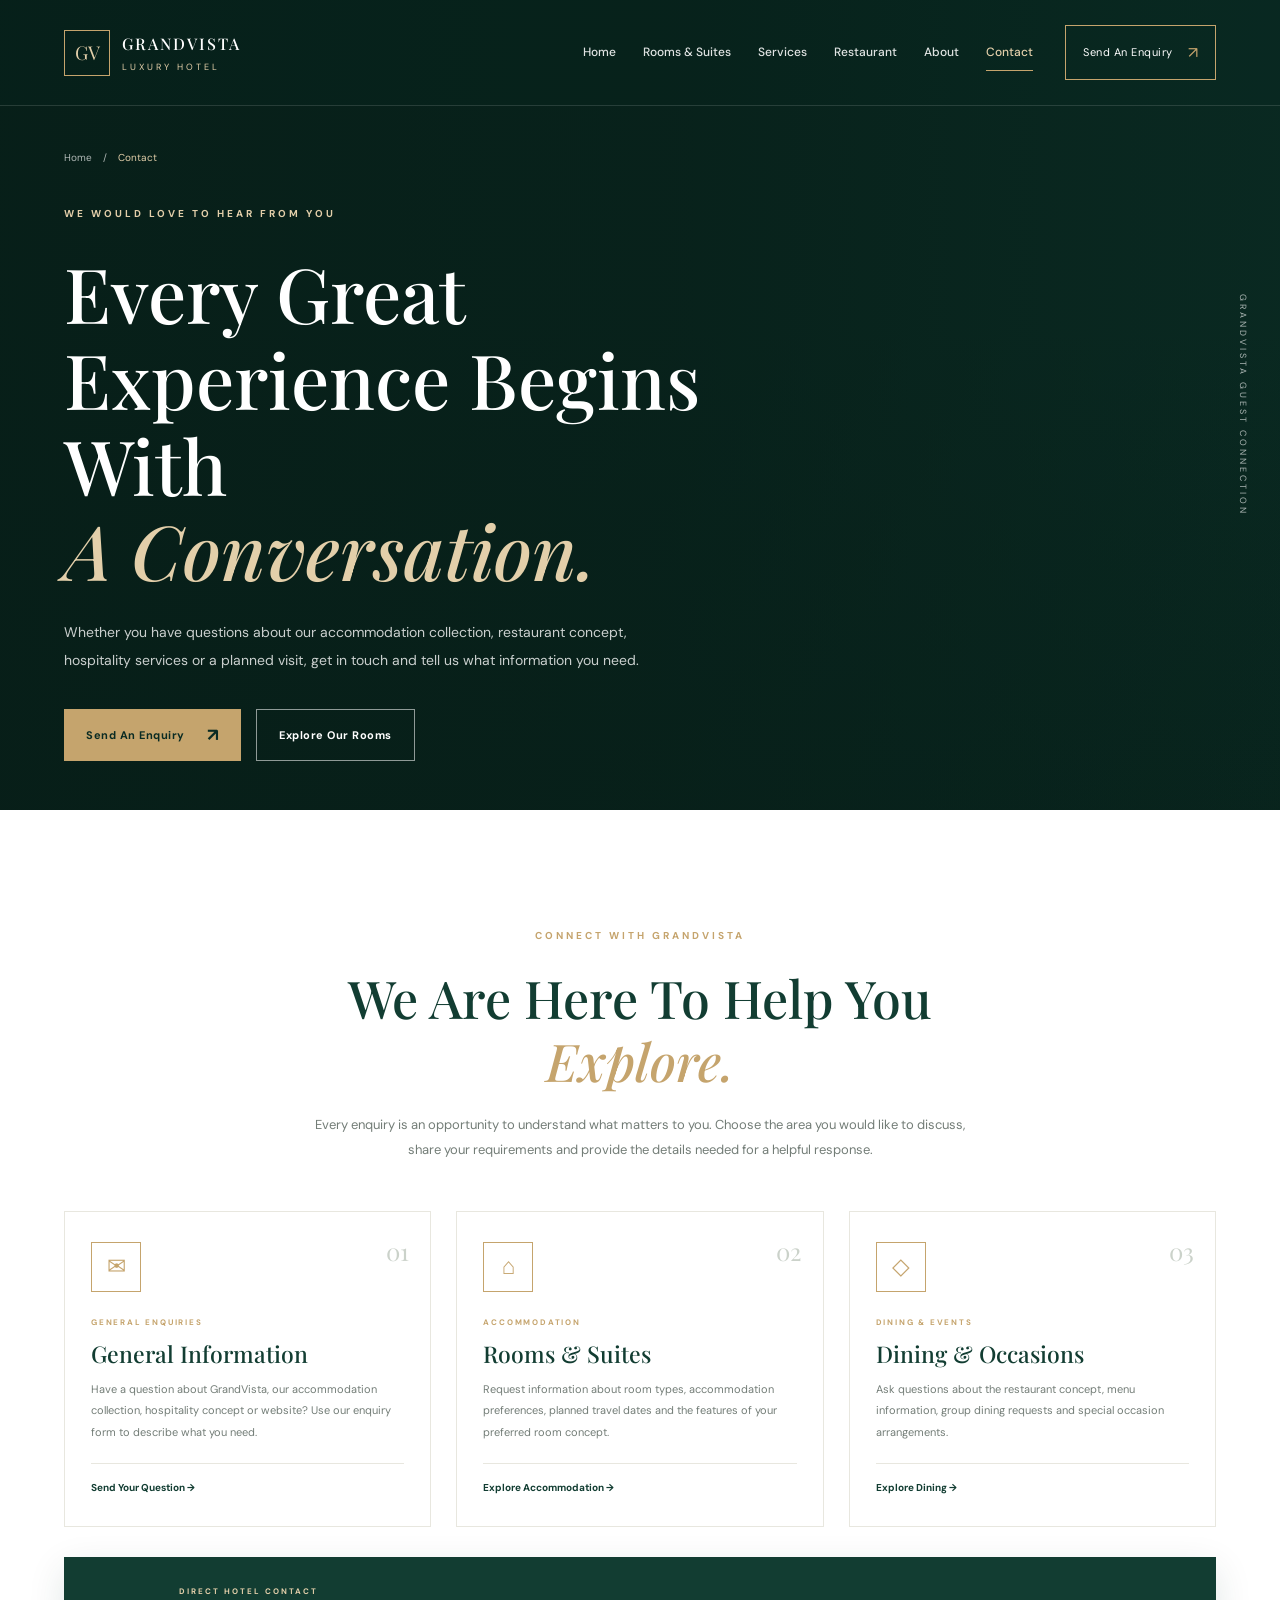
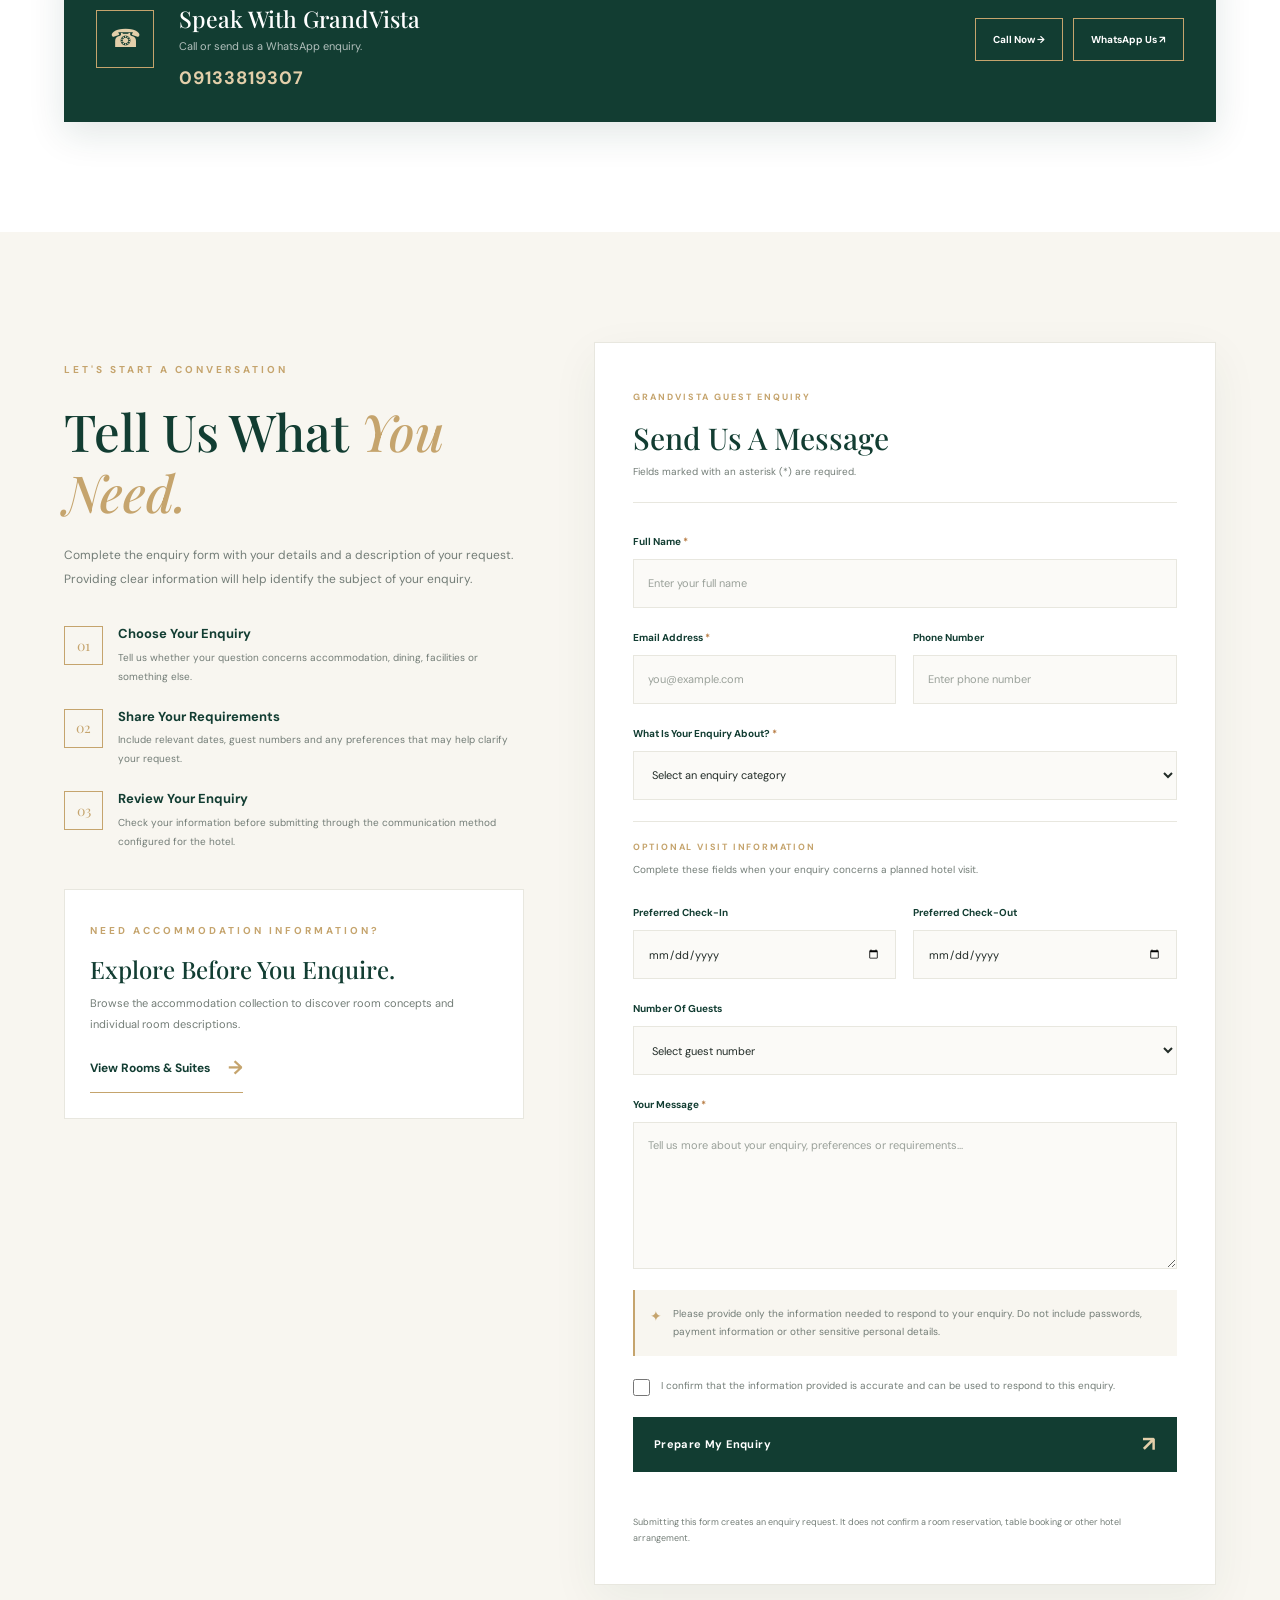
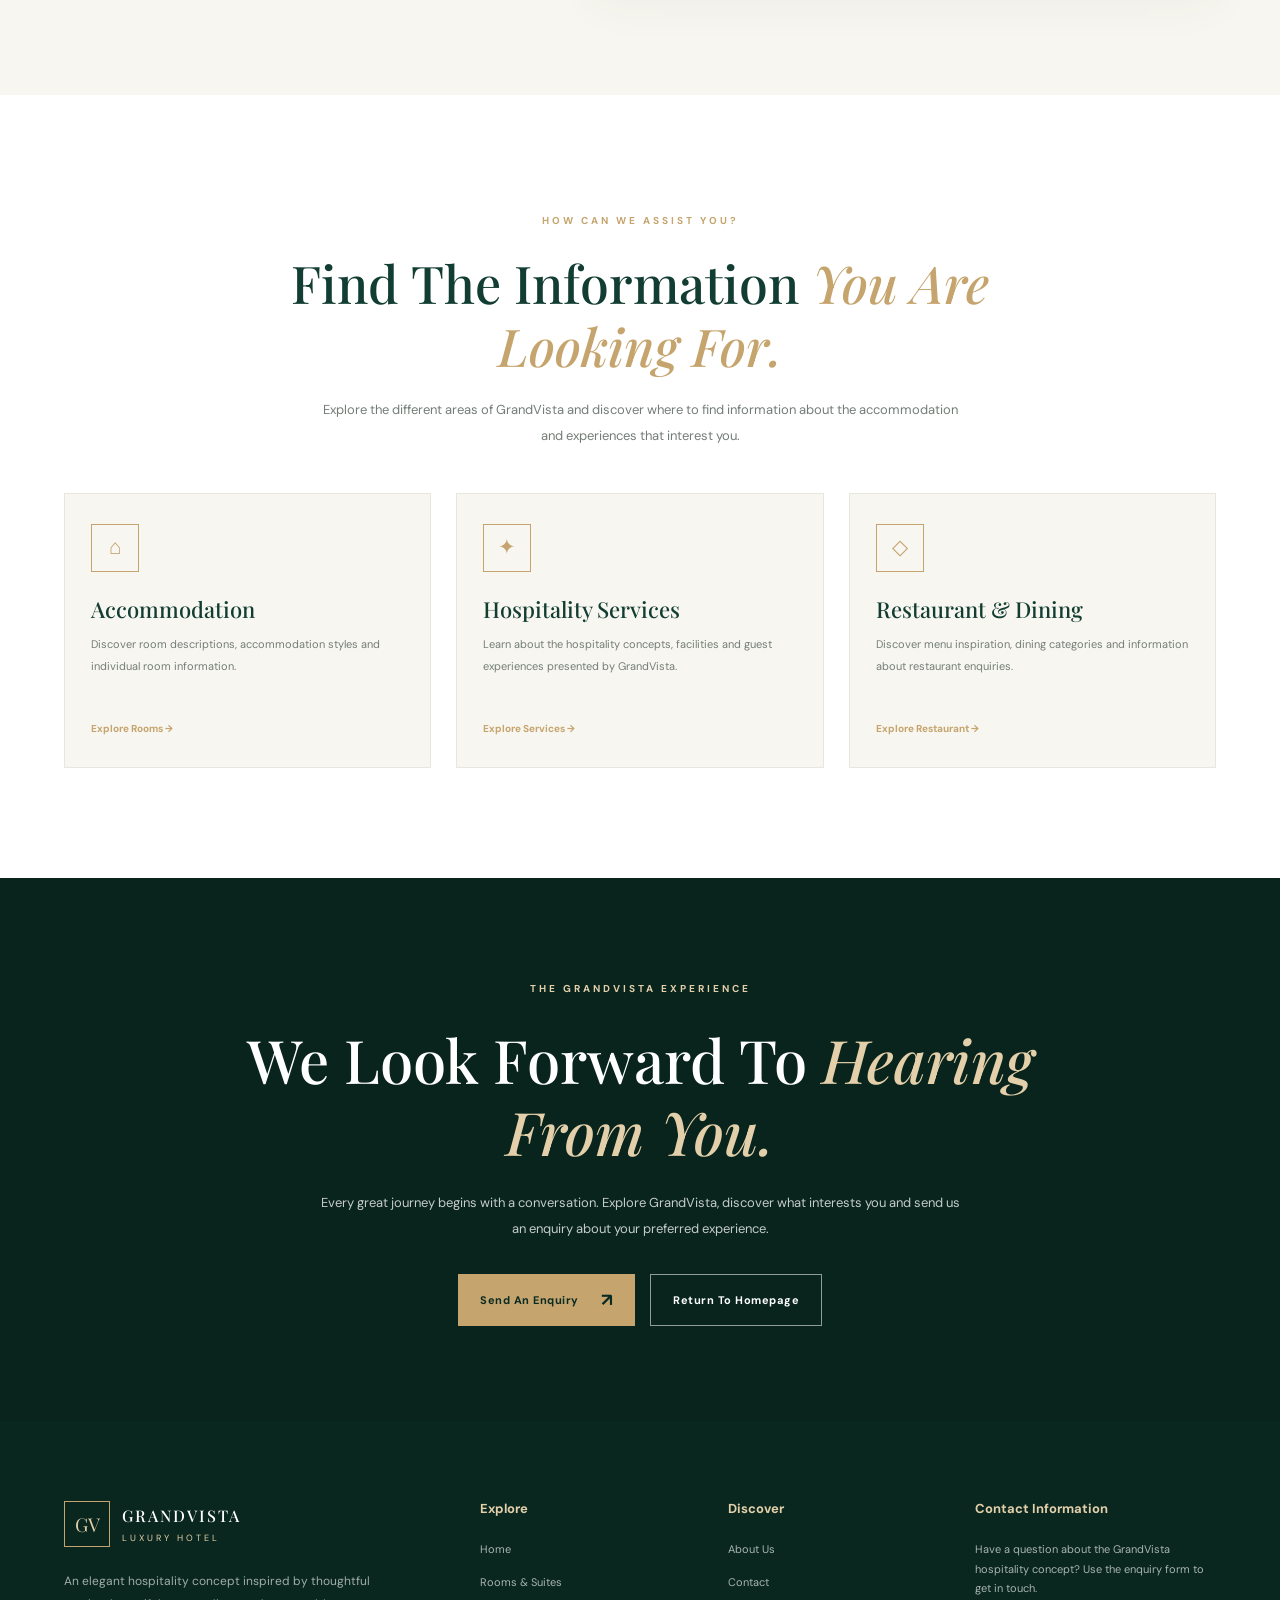
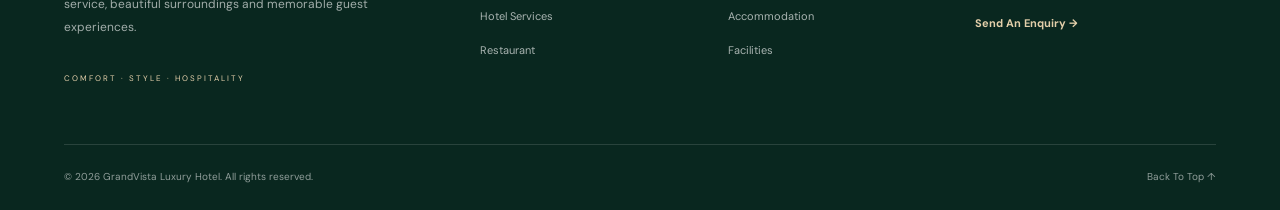
<file: contact.html>
<!DOCTYPE html>
<html lang="en">

<head>
  <meta charset="UTF-8">
  <meta name="viewport" content="width=device-width, initial-scale=1.0">

  <meta
    name="description"
    content="Contact GrandVista Luxury Hotel for accommodation enquiries, dining information, hospitality services and general assistance."
  >

  <meta name="theme-color" content="#123d32">

  <title>Contact Us | GrandVista Luxury Hotel</title>

  <link rel="preconnect" href="https://fonts.googleapis.com">
  <link rel="preconnect" href="https://fonts.gstatic.com" crossorigin>

  <link
    href="https://fonts.googleapis.com/css2?family=DM+Sans:wght@400;500;600;700&family=Playfair+Display:wght@400;500;600;700&display=swap"
    rel="stylesheet"
  >

  <link rel="stylesheet" href="style.css">
  <link rel="icon" type="image/svg+xml" href="favicon.svg">
</head>

<body>

  <!-- PAGE LOADER -->
  <div class="page-loader" id="pageLoader">
    <div class="loader-content">
      <span class="loader-logo">GV</span>
      <p>GRANDVISTA LUXURY HOTEL</p>
      <span class="loader-line"></span>
    </div>
  </div>


  <!-- HEADER -->
  <header class="site-header" id="siteHeader">

    <div class="container header-inner">

      <a href="index.html" class="hotel-logo">
        <span class="logo-symbol">GV</span>

        <span class="logo-text">
          <strong>GRANDVISTA</strong>
          <small>LUXURY HOTEL</small>
        </span>
      </a>

      <button
        class="menu-toggle"
        id="menuToggle"
        aria-label="Open navigation menu"
        aria-expanded="false"
        aria-controls="navWrap"
      >
        <span></span>
        <span></span>
        <span></span>
      </button>

      <div class="nav-wrap" id="navWrap">

        <nav class="navbar">
          <a href="index.html">Home</a>
          <a href="rooms.html">Rooms & Suites</a>
          <a href="services.html">Services</a>
          <a href="restaurant.html">Restaurant</a>
          <a href="about.html">About</a>
          <a href="contact.html" class="active">Contact</a>
        </nav>

        <a href="#contact-form" class="header-booking">
          Send An Enquiry <span>↗</span>
        </a>

      </div>

    </div>

  </header>


  <main>

    <!-- CONTACT HERO -->
    <section class="contact-hero">

      <div class="contact-hero-background"></div>
      <div class="contact-hero-overlay"></div>

      <div class="container contact-hero-container">

        <div class="contact-hero-content" data-reveal>

          <div class="contact-breadcrumb">
            <a href="index.html">Home</a>
            <span>/</span>
            <span>Contact</span>
          </div>

          <span class="section-eyebrow light-eyebrow">
            WE WOULD LOVE TO HEAR FROM YOU
          </span>

          <h1>
            Every Great Experience
            Begins With <em>A Conversation.</em>
          </h1>

          <p>
            Whether you have questions about our accommodation
            collection, restaurant concept, hospitality services
            or a planned visit, get in touch and tell us what
            information you need.
          </p>

          <div class="contact-hero-buttons">

            <a href="#contact-form" class="btn btn-primary">
              Send An Enquiry <span>↗</span>
            </a>

            <a href="rooms.html" class="btn btn-outline">
              Explore Our Rooms
            </a>

          </div>

        </div>

      </div>

      <div class="contact-hero-label">
        GRANDVISTA GUEST CONNECTION
      </div>

    </section>


    <!-- CONTACT INTRODUCTION -->
    <section class="contact-introduction section-padding">

      <div class="container">

        <div class="contact-intro-heading" data-reveal>

          <span class="section-eyebrow">
            CONNECT WITH GRANDVISTA
          </span>

          <h2>
            We Are Here To Help
            You <em>Explore.</em>
          </h2>

          <p>
            Every enquiry is an opportunity to understand what
            matters to you. Choose the area you would like to
            discuss, share your requirements and provide the
            details needed for a helpful response.
          </p>

        </div>


        <!-- CONTACT INFORMATION CARDS -->
        <div class="contact-info-grid">


          <!-- CONTACT CARD 01 -->
          <article class="contact-info-card" data-reveal>

            <span class="contact-info-number">01</span>

            <div class="contact-info-icon">✉</div>

            <span class="contact-info-category">
              GENERAL ENQUIRIES
            </span>

            <h3>General Information</h3>

            <p>
              Have a question about GrandVista, our accommodation
              collection, hospitality concept or website?
              Use our enquiry form to describe what you need.
            </p>

            <a href="#contact-form">
              Send Your Question →
            </a>

          </article>


          <!-- CONTACT CARD 02 -->
          <article class="contact-info-card" data-reveal>

            <span class="contact-info-number">02</span>

            <div class="contact-info-icon">⌂</div>

            <span class="contact-info-category">
              ACCOMMODATION
            </span>

            <h3>Rooms & Suites</h3>

            <p>
              Request information about room types, accommodation
              preferences, planned travel dates and the features
              of your preferred room concept.
            </p>

            <a href="rooms.html">
              Explore Accommodation →
            </a>

          </article>


          <!-- CONTACT CARD 03 -->
          <article class="contact-info-card" data-reveal>

            <span class="contact-info-number">03</span>

            <div class="contact-info-icon">◇</div>

            <span class="contact-info-category">
              DINING & EVENTS
            </span>

            <h3>Dining & Occasions</h3>

            <p>
              Ask questions about the restaurant concept,
              menu information, group dining requests and
              special occasion arrangements.
            </p>

            <a href="restaurant.html">
              Explore Dining →
            </a>

          </article>


        </div>

<!-- DIRECT HOTEL CONTACT -->
<div class="hotel-direct-contact" data-reveal>

  <div class="hotel-contact-icon">☎</div>

  <div class="hotel-contact-details">
    <span>DIRECT HOTEL CONTACT</span>
    <h3>Speak With GrandVista</h3>
    <p>Call or send us a WhatsApp enquiry.</p>
    <strong>09133819307</strong>
  </div>

  <div class="hotel-contact-actions">
    <a href="tel:09133819307">
      Call Now →
    </a>

    <a
      href="https://wa.me/2349133819307"
      target="_blank"
      rel="noopener noreferrer"
    >
      WhatsApp Us ↗
    </a>
  </div>

</div>
      </div>

    </section>


    <!-- MAIN CONTACT FORM -->
    <section
      class="contact-form-section section-padding"
      id="contact-form"
    >

      <div class="container contact-form-layout">


        <!-- FORM INTRODUCTION -->
        <div class="contact-form-intro" data-reveal>

          <span class="section-eyebrow">
            LET'S START A CONVERSATION
          </span>

          <h2>
            Tell Us What
            <em>You Need.</em>
          </h2>

          <p>
            Complete the enquiry form with your details and
            a description of your request. Providing clear
            information will help identify the subject of
            your enquiry.
          </p>

          <div class="contact-form-points">

            <div class="contact-form-point">

              <span>01</span>

              <div>
                <h3>Choose Your Enquiry</h3>
                <p>
                  Tell us whether your question concerns
                  accommodation, dining, facilities or something else.
                </p>
              </div>

            </div>


            <div class="contact-form-point">

              <span>02</span>

              <div>
                <h3>Share Your Requirements</h3>
                <p>
                  Include relevant dates, guest numbers and
                  any preferences that may help clarify your request.
                </p>
              </div>

            </div>


            <div class="contact-form-point">

              <span>03</span>

              <div>
                <h3>Review Your Enquiry</h3>
                <p>
                  Check your information before submitting
                  through the communication method configured
                  for the hotel.
                </p>
              </div>

            </div>

          </div>


          <!-- DIRECT CONTACT INFORMATION -->
          <div class="contact-direct-box">

            <span class="section-eyebrow">
              NEED ACCOMMODATION INFORMATION?
            </span>

            <h3>Explore Before You Enquire.</h3>

            <p>
              Browse the accommodation collection to discover
              room concepts and individual room descriptions.
            </p>

            <a href="rooms.html" class="text-link">
              View Rooms & Suites <span>→</span>
            </a>

          </div>

        </div>


        <!-- CONTACT FORM -->
        <div class="contact-form-wrapper" data-reveal>

          <div class="contact-form-heading">

            <span>GRANDVISTA GUEST ENQUIRY</span>

            <h3>Send Us A Message</h3>

            <p>
              Fields marked with an asterisk (*) are required.
            </p>

          </div>


          <form
            class="contact-form"
            id="contactForm"
            novalidate
          >


            <!-- CUSTOMER NAME -->
            <div class="contact-form-group">

              <label for="contactName">
                Full Name <span>*</span>
              </label>

              <input
                type="text"
                id="contactName"
                name="name"
                placeholder="Enter your full name"
                autocomplete="name"
                minlength="2"
                required
              >

              <small class="contact-error" id="nameError"></small>

            </div>


            <!-- EMAIL AND PHONE -->
            <div class="contact-form-row">

              <div class="contact-form-group">

                <label for="contactEmail">
                  Email Address <span>*</span>
                </label>

                <input
                  type="email"
                  id="contactEmail"
                  name="email"
                  placeholder="you@example.com"
                  autocomplete="email"
                  required
                >

                <small class="contact-error" id="emailError"></small>

              </div>


              <div class="contact-form-group">

                <label for="contactPhone">
                  Phone Number
                </label>

                <input
                  type="tel"
                  id="contactPhone"
                  name="phone"
                  placeholder="Enter phone number"
                  autocomplete="tel"
                >

                <small class="contact-error" id="phoneError"></small>

              </div>

            </div>


            <!-- ENQUIRY CATEGORY -->
            <div class="contact-form-group">

              <label for="contactSubject">
                What Is Your Enquiry About? <span>*</span>
              </label>

              <select
                id="contactSubject"
                name="subject"
                required
              >

                <option value="">Select an enquiry category</option>

                <option value="Room Reservation Enquiry">
                  Room Reservation Enquiry
                </option>

                <option value="Accommodation Information">
                  Accommodation Information
                </option>

                <option value="Restaurant and Dining">
                  Restaurant & Dining
                </option>

                <option value="Wellness and Facilities">
                  Wellness & Facilities
                </option>

                <option value="Private Events and Gatherings">
                  Private Events & Gatherings
                </option>

                <option value="General Information">
                  General Information
                </option>

                <option value="Other Enquiry">
                  Other Enquiry
                </option>

              </select>

              <small class="contact-error" id="subjectError"></small>

            </div>


            <!-- TRAVEL DETAILS -->
            <div class="contact-form-section-label">

              <span>OPTIONAL VISIT INFORMATION</span>

              <p>
                Complete these fields when your enquiry concerns
                a planned hotel visit.
              </p>

            </div>


            <div class="contact-form-row">

              <div class="contact-form-group">

                <label for="contactCheckIn">
                  Preferred Check-In
                </label>

                <input
                  type="date"
                  id="contactCheckIn"
                  name="checkin"
                >

                <small class="contact-error" id="checkInError"></small>

              </div>


              <div class="contact-form-group">

                <label for="contactCheckOut">
                  Preferred Check-Out
                </label>

                <input
                  type="date"
                  id="contactCheckOut"
                  name="checkout"
                >

                <small class="contact-error" id="checkOutError"></small>

              </div>

            </div>


            <div class="contact-form-group">

              <label for="contactGuests">
                Number Of Guests
              </label>

              <select id="contactGuests" name="guests">

                <option value="">Select guest number</option>

                <option value="1 Guest">1 Guest</option>
                <option value="2 Guests">2 Guests</option>
                <option value="3 Guests">3 Guests</option>
                <option value="4 Guests">4 Guests</option>
                <option value="5 Guests">5 Guests</option>
                <option value="6 or more Guests">6 or more Guests</option>

              </select>

            </div>


            <!-- MESSAGE -->
            <div class="contact-form-group">

              <label for="contactMessage">
                Your Message <span>*</span>
              </label>

              <textarea
                id="contactMessage"
                name="message"
                rows="6"
                minlength="10"
                placeholder="Tell us more about your enquiry, preferences or requirements..."
                required
              ></textarea>

              <small class="contact-error" id="messageError"></small>

            </div>


            <!-- PRIVACY NOTICE -->
            <div class="contact-privacy-note">

              <span>✦</span>

              <p>
                Please provide only the information needed
                to respond to your enquiry. Do not include
                passwords, payment information or other
                sensitive personal details.
              </p>

            </div>


            <!-- CONSENT -->
            <div class="contact-consent-group">

              <label class="contact-consent-label">

                <input
                  type="checkbox"
                  id="contactConsent"
                  name="consent"
                  required
                >

                <span>
                  I confirm that the information provided
                  is accurate and can be used to respond
                  to this enquiry.
                </span>

              </label>

              <small class="contact-error" id="consentError"></small>

            </div>


            <!-- SUBMIT BUTTON -->
            <button
              type="submit"
              class="contact-submit-button"
              id="contactSubmit"
            >

              <span>Prepare My Enquiry</span>

              <span class="contact-submit-arrow">↗</span>

            </button>


            <!-- FORM STATUS -->
            <div
              class="contact-form-status"
              id="contactFormStatus"
              role="status"
              aria-live="polite"
            ></div>


            <p class="contact-form-note">
              Submitting this form creates an enquiry request.
              It does not confirm a room reservation, table booking
              or other hotel arrangement.
            </p>

          </form>

        </div>

      </div>

    </section>


    <!-- CONTACT SUPPORT SECTION -->
    <section class="contact-support-section section-padding">

      <div class="container">

        <div class="contact-support-heading" data-reveal>

          <span class="section-eyebrow">
            HOW CAN WE ASSIST YOU?
          </span>

          <h2>
            Find The Information
            <em>You Are Looking For.</em>
          </h2>

          <p>
            Explore the different areas of GrandVista and
            discover where to find information about the
            accommodation and experiences that interest you.
          </p>

        </div>


        <div class="contact-support-grid">


          <article class="contact-support-card" data-reveal>

            <span class="contact-support-icon">⌂</span>

            <h3>Accommodation</h3>

            <p>
              Discover room descriptions, accommodation styles
              and individual room information.
            </p>

            <a href="rooms.html">
              Explore Rooms →
            </a>

          </article>


          <article class="contact-support-card" data-reveal>

            <span class="contact-support-icon">✦</span>

            <h3>Hospitality Services</h3>

            <p>
              Learn about the hospitality concepts, facilities
              and guest experiences presented by GrandVista.
            </p>

            <a href="services.html">
              Explore Services →
            </a>

          </article>


          <article class="contact-support-card" data-reveal>

            <span class="contact-support-icon">◇</span>

            <h3>Restaurant & Dining</h3>

            <p>
              Discover menu inspiration, dining categories
              and information about restaurant enquiries.
            </p>

            <a href="restaurant.html">
              Explore Restaurant →
            </a>

          </article>


        </div>

      </div>

    </section>


    <!-- FINAL CONTACT CTA -->
    <section class="contact-final-cta">

      <div class="contact-final-background"></div>
      <div class="contact-final-overlay"></div>

      <div class="container contact-final-content" data-reveal>

        <span class="section-eyebrow light-eyebrow">
          THE GRANDVISTA EXPERIENCE
        </span>

        <h2>
          We Look Forward To
          <em>Hearing From You.</em>
        </h2>

        <p>
          Every great journey begins with a conversation.
          Explore GrandVista, discover what interests you
          and send us an enquiry about your preferred experience.
        </p>

        <div class="contact-final-buttons">

          <a href="#contact-form" class="btn btn-primary">
            Send An Enquiry <span>↗</span>
          </a>

          <a href="index.html" class="btn btn-outline">
            Return To Homepage
          </a>

        </div>

      </div>

    </section>

  </main>


  <!-- FOOTER -->
  <footer class="site-footer">

    <div class="container">

      <div class="footer-main">

        <div class="footer-brand">

          <a href="index.html" class="hotel-logo footer-logo">
            <span class="logo-symbol">GV</span>

            <span class="logo-text">
              <strong>GRANDVISTA</strong>
              <small>LUXURY HOTEL</small>
            </span>
          </a>

          <p>
            An elegant hospitality concept inspired by thoughtful
            service, beautiful surroundings and memorable
            guest experiences.
          </p>

          <span class="footer-motto">
            COMFORT · STYLE · HOSPITALITY
          </span>

        </div>


        <div class="footer-links">

          <h3>Explore</h3>

          <a href="index.html">Home</a>
          <a href="rooms.html">Rooms & Suites</a>
          <a href="services.html">Hotel Services</a>
          <a href="restaurant.html">Restaurant</a>

        </div>


        <div class="footer-links">

          <h3>Discover</h3>

          <a href="about.html">About Us</a>
          <a href="contact.html">Contact</a>
          <a href="rooms.html">Accommodation</a>
          <a href="services.html">Facilities</a>

        </div>


        <div class="footer-contact">

          <h3>Contact Information</h3>

          <p>
            Have a question about the GrandVista hospitality
            concept? Use the enquiry form to get in touch.
          </p>

          <a href="#contact-form" class="footer-contact-link">
            Send An Enquiry →
          </a>

        </div>

      </div>


      <div class="footer-bottom">

        <p>
          © <span id="currentYear"></span>
          GrandVista Luxury Hotel. All rights reserved.
        </p>

        <a href="#">Back To Top ↑</a>

      </div>

    </div>

  </footer>


  <!-- BACK TO TOP -->
  <button
    class="back-to-top"
    id="backToTop"
    aria-label="Back to top"
  >
    ↑
  </button>


  <!-- TOAST NOTIFICATION -->
  <div class="toast" id="toast" role="status" aria-live="polite"></div>


  <script src="script.js"></script>

</body>

</html>
</file>
<file: style.css>
/* ==========================================
   GRANDVISTA LUXURY HOTEL
   Premium Hotel Website
   Emerald Green | Champagne Gold | Ivory
========================================== */

/* ==========================================
   01. GLOBAL SETTINGS
========================================== */

:root {
  --green: #123d32;
  --green-dark: #0a2b23;
  --green-light: #1c5143;
  --gold: #c5a46d;
  --gold-light: #e3cfaa;
  --ivory: #f8f6f0;
  --white: #ffffff;
  --text-dark: #222c28;
  --text-light: #737d77;
  --border: #e8e7df;
  --shadow: 0 15px 45px rgba(18, 61, 50, 0.10);
  --transition: all 0.35s ease;
}

* {
  margin: 0;
  padding: 0;
  box-sizing: border-box;
}

html {
  scroll-behavior: smooth;
  scroll-padding-top: 100px;
}

body {
  font-family: "DM Sans", sans-serif;
  background: var(--white);
  color: var(--text-dark);
  line-height: 1.7;
  overflow-x: hidden;
}

body,
button,
input,
select,
textarea {
  font-family: "DM Sans", sans-serif;
}

img {
  display: block;
  width: 100%;
  height: auto;
}

a {
  color: inherit;
  text-decoration: none;
}

button {
  cursor: pointer;
}

.container {
  width: min(1200px, 90%);
  margin: 0 auto;
}

.section-padding {
  padding: 110px 0;
}

h1,
h2,
h3,
h4 {
  font-family: "Playfair Display", serif;
  font-weight: 500;
  line-height: 1.2;
}

h2 em,
h1 em {
  color: var(--gold);
  font-style: italic;
}

::selection {
  background: var(--gold);
  color: var(--green-dark);
}


/* ==========================================
   02. PAGE LOADER
========================================== */

.page-loader {
  position: fixed;
  inset: 0;
  z-index: 9999;
  display: grid;
  place-items: center;
  background: var(--green-dark);
  animation: loaderFade 0.8s ease 1.5s forwards;
}

.loader-content {
  display: flex;
  flex-direction: column;
  align-items: center;
  gap: 15px;
  color: var(--white);
}

.loader-logo {
  display: grid;
  place-items: center;
  width: 65px;
  height: 65px;
  border: 1px solid var(--gold);
  color: var(--gold);
  font-family: "Playfair Display", serif;
  font-size: 28px;
}

.loader-content p {
  font-size: 10px;
  letter-spacing: 3px;
}

.loader-line {
  width: 100px;
  height: 2px;
  background: rgba(255, 255, 255, 0.18);
  overflow: hidden;
  position: relative;
}

.loader-line::after {
  content: "";
  position: absolute;
  inset: 0;
  background: var(--gold);
  transform: translateX(-100%);
  animation: loaderProgress 1.2s ease forwards;
}


/* ==========================================
   03. HEADER AND NAVIGATION
========================================== */

.site-header {
  position: absolute;
  top: 0;
  left: 0;
  z-index: 1000;
  width: 100%;
  padding: 25px 0;
  background: rgba(10, 43, 35, 0.15);
  border-bottom: 1px solid rgba(255, 255, 255, 0.13);
  transition: var(--transition);
}

.site-header.scrolled {
  position: fixed;
  padding: 14px 0;
  background: rgba(10, 43, 35, 0.97);
  backdrop-filter: blur(15px);
  box-shadow: 0 8px 30px rgba(0, 0, 0, 0.13);
}

.header-inner {
  display: flex;
  align-items: center;
  justify-content: space-between;
  gap: 30px;
}

.hotel-logo {
  display: inline-flex;
  align-items: center;
  gap: 12px;
  flex-shrink: 0;
  color: var(--white);
}

.logo-symbol {
  display: grid;
  place-items: center;
  width: 46px;
  height: 46px;
  border: 1px solid var(--gold);
  color: var(--gold-light);
  font-family: "Playfair Display", serif;
  font-size: 19px;
}

.logo-text {
  display: flex;
  flex-direction: column;
  gap: 2px;
}

.logo-text strong {
  font-family: "Playfair Display", serif;
  font-size: 16px;
  letter-spacing: 2px;
  font-weight: 500;
}

.logo-text small {
  font-size: 9px;
  letter-spacing: 3px;
  color: var(--gold-light);
}

.nav-wrap {
  display: flex;
  align-items: center;
  gap: 32px;
}

.navbar {
  display: flex;
  align-items: center;
  gap: 27px;
}

.navbar a {
  position: relative;
  color: rgba(255, 255, 255, 0.88);
  font-size: 12px;
  font-weight: 500;
  transition: var(--transition);
}

.navbar a::after {
  content: "";
  position: absolute;
  left: 0;
  bottom: -8px;
  width: 0;
  height: 1px;
  background: var(--gold);
  transition: var(--transition);
}

.navbar a:hover,
.navbar a.active {
  color: var(--gold-light);
}

.navbar a:hover::after,
.navbar a.active::after {
  width: 100%;
}

.header-booking {
  display: inline-flex;
  align-items: center;
  gap: 15px;
  padding: 13px 17px;
  border: 1px solid var(--gold);
  color: var(--white);
  font-size: 11px;
  letter-spacing: 0.5px;
  transition: var(--transition);
}

.header-booking span {
  color: var(--gold);
  font-size: 16px;
}

.header-booking:hover {
  background: var(--gold);
  color: var(--green-dark);
}

.header-booking:hover span {
  color: var(--green-dark);
}

.menu-toggle {
  display: none;
  width: 45px;
  height: 42px;
  flex-direction: column;
  justify-content: center;
  align-items: center;
  gap: 6px;
  border: 1px solid rgba(255, 255, 255, 0.4);
  background: transparent;
}

.menu-toggle span {
  width: 19px;
  height: 1.5px;
  background: var(--white);
  transition: var(--transition);
}

.menu-toggle.active span:first-child {
  transform: translateY(7.5px) rotate(45deg);
}

.menu-toggle.active span:nth-child(2) {
  opacity: 0;
}

.menu-toggle.active span:last-child {
  transform: translateY(-7.5px) rotate(-45deg);
}


/* ==========================================
   04. HERO SECTION
========================================== */

.hero {
  position: relative;
  display: flex;
  align-items: center;
  min-height: 790px;
  height: 100vh;
  max-height: 950px;
  background: var(--green-dark);
  overflow: hidden;
}

.hero-background {
  position: absolute;
  inset: 0;
  background-image: url("https://images.unsplash.com/photo-1566073771259-6a8506099945?auto=format&fit=crop&w=2200&q=90");
  background-position: center;
  background-size: cover;
  animation: heroZoom 18s ease-in-out infinite alternate;
}

.hero-overlay {
  position: absolute;
  inset: 0;
  background:
    linear-gradient(
      90deg,
      rgba(7, 30, 24, 0.91) 0%,
      rgba(7, 30, 24, 0.72) 47%,
      rgba(7, 30, 24, 0.18) 100%
    ),
    linear-gradient(
      0deg,
      rgba(7, 30, 24, 0.45),
      transparent 55%
    );
}

.hero-container {
  position: relative;
  z-index: 2;
  padding-top: 100px;
}

.hero-content {
  max-width: 690px;
  color: var(--white);
  animation: contentRise 1s ease both;
}

.hero-eyebrow,
.section-eyebrow {
  display: inline-flex;
  align-items: center;
  gap: 12px;
  color: var(--gold);
  font-size: 10px;
  font-weight: 700;
  letter-spacing: 3px;
}

.hero-eyebrow span {
  width: 30px;
  height: 1px;
  background: var(--gold);
}

.hero h1 {
  margin: 27px 0;
  max-width: 680px;
  font-size: clamp(52px, 6.5vw, 86px);
  line-height: 1.08;
}

.hero h1 em {
  display: block;
}

.hero-content > p {
  max-width: 530px;
  color: rgba(255, 255, 255, 0.78);
  font-size: 15px;
  line-height: 1.95;
}

.hero-buttons,
.cta-buttons {
  display: flex;
  flex-wrap: wrap;
  gap: 15px;
  margin-top: 35px;
}

.btn {
  display: inline-flex;
  align-items: center;
  justify-content: center;
  gap: 22px;
  min-height: 52px;
  padding: 0 22px;
  font-size: 11px;
  font-weight: 700;
  letter-spacing: 0.5px;
  transition: var(--transition);
}

.btn span {
  font-size: 18px;
  transition: transform 0.3s ease;
}

.btn:hover span {
  transform: translate(4px, -3px);
}

.btn-primary {
  background: var(--gold);
  color: var(--green-dark);
}

.btn-primary:hover {
  background: var(--gold-light);
  transform: translateY(-3px);
}

.btn-outline {
  border: 1px solid rgba(255, 255, 255, 0.55);
  color: var(--white);
}

.btn-outline:hover {
  background: var(--white);
  color: var(--green-dark);
}

.btn-dark {
  background: var(--green);
  color: var(--white);
}

.btn-dark:hover {
  background: var(--gold);
  color: var(--green-dark);
}

.hero-trust {
  display: flex;
  align-items: center;
  gap: 13px;
  margin-top: 60px;
  color: rgba(255, 255, 255, 0.6);
  font-size: 9px;
  letter-spacing: 2px;
}

.trust-line {
  width: 45px;
  height: 1px;
  background: var(--gold);
}

.hero-side-label {
  position: absolute;
  right: 27px;
  top: 50%;
  writing-mode: vertical-rl;
  transform: translateY(-50%);
  color: rgba(255, 255, 255, 0.64);
  font-size: 9px;
  letter-spacing: 3px;
}

.hero-scroll {
  position: absolute;
  bottom: 38px;
  right: 7%;
  display: flex;
  align-items: center;
  gap: 15px;
  color: rgba(255, 255, 255, 0.75);
  font-size: 9px;
  letter-spacing: 2px;
}

.scroll-line {
  width: 55px;
  height: 1px;
  background: var(--gold);
}


/* ==========================================
   05. BOOKING PANEL
========================================== */

.booking-section {
  position: relative;
  z-index: 5;
  margin-top: -50px;
}

.booking-panel {
  padding: 30px;
  background: var(--white);
  box-shadow: var(--shadow);
  display: grid;
  grid-template-columns: 220px 1fr;
  align-items: center;
  gap: 25px;
}

.booking-intro h2 {
  margin-top: 8px;
  color: var(--green);
  font-size: 25px;
}

.booking-intro .section-eyebrow {
  font-size: 9px;
}

.booking-form {
  display: grid;
  grid-template-columns: 1fr 1fr 0.8fr auto;
  align-items: end;
  gap: 17px;
}

.booking-field {
  display: flex;
  flex-direction: column;
  gap: 8px;
}

.booking-field label {
  color: var(--green);
  font-size: 9px;
  font-weight: 700;
  letter-spacing: 1.5px;
}

.booking-field input,
.booking-field select {
  width: 100%;
  min-width: 0;
  height: 45px;
  padding: 0 10px;
  border: 1px solid var(--border);
  outline: none;
  background: #fbfaf7;
  color: var(--text-dark);
  font-size: 12px;
}

.booking-field input:focus,
.booking-field select:focus {
  border-color: var(--gold);
}

.booking-submit {
  display: flex;
  align-items: center;
  justify-content: center;
  gap: 12px;
  height: 45px;
  padding: 0 18px;
  border: none;
  background: var(--green);
  color: var(--white);
  font-size: 11px;
  font-weight: 600;
  white-space: nowrap;
  transition: var(--transition);
}

.booking-submit:hover {
  background: var(--gold);
  color: var(--green-dark);
}

.booking-submit span {
  font-size: 17px;
}

.booking-status {
  grid-column: 2;
  color: var(--green);
  font-size: 12px;
}


/* ==========================================
   06. WELCOME SECTION
========================================== */

.welcome-section {
  background: var(--white);
}

.welcome-grid {
  display: grid;
  grid-template-columns: 1fr 0.95fr;
  align-items: center;
  gap: 85px;
}

.welcome-images {
  position: relative;
  min-height: 540px;
}

.welcome-main-image {
  width: 83%;
  height: 470px;
  overflow: hidden;
}

.welcome-main-image img,
.welcome-small-image img {
  width: 100%;
  height: 100%;
  object-fit: cover;
  transition: transform 0.7s ease;
}

.welcome-images:hover img {
  transform: scale(1.04);
}

.welcome-small-image {
  position: absolute;
  right: 0;
  bottom: 0;
  width: 48%;
  height: 250px;
  padding: 9px;
  background: var(--white);
  overflow: hidden;
}

.welcome-image-label {
  position: absolute;
  left: 0;
  bottom: 27px;
  display: flex;
  flex-direction: column;
  gap: 4px;
  padding: 15px 18px;
  background: var(--green);
  color: var(--white);
}

.welcome-image-label strong {
  color: var(--gold);
  font-family: "Playfair Display", serif;
  font-size: 25px;
}

.welcome-image-label span {
  font-size: 8px;
  letter-spacing: 1.5px;
}

.welcome-content {
  padding: 20px 0;
}

.welcome-content h2,
.section-heading h2,
.dining-content h2 {
  margin: 20px 0;
  color: var(--green);
  font-size: clamp(35px, 4vw, 49px);
}

.welcome-content > p,
.dining-content > p {
  margin-bottom: 17px;
  color: var(--text-light);
  font-size: 14px;
  line-height: 1.95;
}

.welcome-highlights {
  display: flex;
  flex-direction: column;
  gap: 22px;
  margin: 30px 0;
}

.welcome-highlight {
  display: flex;
  align-items: flex-start;
  gap: 15px;
}

.highlight-icon {
  display: grid;
  place-items: center;
  width: 36px;
  height: 36px;
  flex-shrink: 0;
  border: 1px solid var(--gold);
  color: var(--gold);
}

.welcome-highlight h3 {
  margin-bottom: 5px;
  color: var(--green);
  font-family: "DM Sans", sans-serif;
  font-size: 14px;
  font-weight: 700;
}

.welcome-highlight p {
  color: var(--text-light);
  font-size: 12px;
}

.text-link {
  display: inline-flex;
  align-items: center;
  gap: 18px;
  padding-bottom: 8px;
  border-bottom: 1px solid var(--gold);
  color: var(--green);
  font-size: 12px;
  font-weight: 700;
  transition: var(--transition);
}

.text-link span {
  color: var(--gold);
  font-size: 19px;
  transition: transform 0.3s ease;
}

.text-link:hover {
  color: var(--gold);
}

.text-link:hover span {
  transform: translateX(5px);
}


/* ==========================================
   07. EXPERIENCE BANNER
========================================== */

.experience-section {
  position: relative;
  display: flex;
  align-items: center;
  min-height: 500px;
  padding: 100px 0;
  background: var(--green-dark);
  overflow: hidden;
}

.experience-background,
.experience-overlay {
  position: absolute;
  inset: 0;
}

.experience-background {
  background-image: url("https://images.unsplash.com/photo-1542314831-068cd1dbfeeb?auto=format&fit=crop&w=2000&q=85");
  background-position: center;
  background-size: cover;
}

.experience-overlay {
  background: rgba(7, 36, 28, 0.77);
}

.experience-container {
  position: relative;
  z-index: 2;
  text-align: center;
  color: var(--white);
}

.light-eyebrow {
  color: var(--gold-light);
}

.experience-container h2,
.final-cta-content h2 {
  max-width: 750px;
  margin: 22px auto;
  font-size: clamp(38px, 5vw, 60px);
}

.experience-container > p,
.final-cta-content > p {
  max-width: 620px;
  margin: 0 auto;
  color: rgba(255, 255, 255, 0.77);
  font-size: 14px;
  line-height: 1.9;
}

.experience-container .btn {
  margin-top: 30px;
}


/* ==========================================
   08. ROOMS PREVIEW
========================================== */

.rooms-preview {
  background: var(--ivory);
}

.section-heading {
  display: flex;
  align-items: end;
  justify-content: space-between;
  gap: 30px;
  margin-bottom: 45px;
}

.section-heading h2 {
  margin-bottom: 0;
}

.room-preview-grid {
  display: grid;
  grid-template-columns: repeat(3, minmax(0, 1fr));
  gap: 28px;
  align-items: stretch;
}

.room-preview-card {
  min-width: 0;
  background: var(--white);
  overflow: hidden;
  transition: var(--transition);
}

.room-preview-card:hover {
  transform: translateY(-7px);
  box-shadow: var(--shadow);
}

.room-preview-image {
  display: block;
  position: relative;
  height: 280px;
  overflow: hidden;
  background: #dfe4dd;
}

.room-preview-image img {
  width: 100%;
  height: 100%;
  object-fit: cover;
  transition: transform 0.7s ease;
}

.room-preview-card:hover .room-preview-image img {
  transform: scale(1.07);
}

.room-image-label {
  position: absolute;
  left: 15px;
  bottom: 15px;
  padding: 8px 11px;
  background: var(--green);
  color: var(--white);
  font-size: 8px;
  letter-spacing: 1.5px;
}

.room-preview-content {
  padding: 25px;
}

.room-type {
  color: var(--gold);
  font-size: 9px;
  font-weight: 700;
  letter-spacing: 2px;
}

.room-preview-content h3 {
  margin: 10px 0 13px;
  color: var(--green);
  font-size: 25px;
}

.room-preview-content p {
  min-height: 85px;
  color: var(--text-light);
  font-size: 12px;
  line-height: 1.9;
}

.room-link {
  display: inline-flex;
  align-items: center;
  gap: 15px;
  margin-top: 20px;
  padding-top: 15px;
  width: 100%;
  border-top: 1px solid var(--border);
  color: var(--green);
  font-size: 11px;
  font-weight: 700;
}

.room-link span {
  color: var(--gold);
  font-size: 18px;
  transition: transform 0.3s ease;
}

.room-link:hover span {
  transform: translateX(6px);
}


/* ==========================================
   09. HOTEL FEATURES
========================================== */

.features-section {
  background: var(--white);
}

.centered-heading {
  display: flex;
  flex-direction: column;
  align-items: center;
  text-align: center;
  margin: 0 auto 50px;
}

.centered-heading h2 {
  margin: 17px 0;
}

.centered-heading > p {
  max-width: 580px;
  color: var(--text-light);
  font-size: 13px;
  line-height: 1.9;
}

.features-grid {
  display: grid;
  grid-template-columns: repeat(4, minmax(0, 1fr));
  border: 1px solid var(--border);
}

.feature-card {
  position: relative;
  min-height: 290px;
  padding: 35px 25px;
  border-right: 1px solid var(--border);
  transition: var(--transition);
}

.feature-card:last-child {
  border-right: none;
}

.feature-card:hover {
  background: var(--green);
  color: var(--white);
}

.feature-number {
  position: absolute;
  top: 20px;
  right: 20px;
  color: #c6cbc6;
  font-family: "Playfair Display", serif;
  font-size: 24px;
}

.feature-icon {
  display: grid;
  place-items: center;
  width: 48px;
  height: 48px;
  margin-bottom: 28px;
  border: 1px solid var(--gold);
  color: var(--gold);
  font-size: 21px;
}

.feature-card h3 {
  margin-bottom: 13px;
  color: var(--green);
  font-size: 21px;
}

.feature-card:hover h3 {
  color: var(--gold-light);
}

.feature-card p {
  min-height: 90px;
  margin-bottom: 18px;
  color: var(--text-light);
  font-size: 12px;
  line-height: 1.9;
}

.feature-card:hover p {
  color: rgba(255, 255, 255, 0.72);
}

.feature-card a {
  color: var(--gold);
  font-size: 10px;
  font-weight: 700;
}


/* ==========================================
   10. DINING SECTION
========================================== */

.dining-section {
  display: grid;
  grid-template-columns: 1fr 1fr;
  min-height: 650px;
  background: var(--ivory);
}

.dining-image {
  min-height: 650px;
  overflow: hidden;
}

.dining-image img {
  width: 100%;
  height: 100%;
  object-fit: cover;
  transition: transform 0.8s ease;
}

.dining-image:hover img {
  transform: scale(1.04);
}

.dining-content {
  display: flex;
  flex-direction: column;
  align-items: flex-start;
  justify-content: center;
  padding: 90px 12%;
}

.dining-content h2 {
  margin: 20px 0;
}

.dining-content .btn {
  margin-top: 20px;
}


/* ==========================================
   11. BRAND QUOTE SECTION
========================================== */

.quote-section {
  background: var(--green);
  color: var(--white);
  text-align: center;
}

.quote-section .container {
  max-width: 850px;
}

.quote-symbol {
  display: block;
  margin-bottom: 15px;
  color: var(--gold);
  font-family: "Playfair Display", serif;
  font-size: 90px;
  line-height: 0.8;
}

.quote-section h2 {
  margin: 25px 0;
  font-size: clamp(38px, 5vw, 57px);
}

.quote-section > .container > p {
  max-width: 650px;
  margin: 0 auto;
  color: rgba(255, 255, 255, 0.72);
  font-size: 13px;
  line-height: 2;
}

.quote-divider {
  display: block;
  width: 55px;
  height: 1px;
  margin: 30px auto 17px;
  background: var(--gold);
}

.quote-signature {
  color: var(--gold-light);
  font-size: 9px;
  letter-spacing: 3px;
}


/* ==========================================
   12. FINAL CALL TO ACTION
========================================== */

.final-cta {
  position: relative;
  display: flex;
  align-items: center;
  min-height: 540px;
  padding: 100px 0;
  background: var(--green-dark);
  overflow: hidden;
}

.final-cta-background,
.final-cta-overlay {
  position: absolute;
  inset: 0;
}

.final-cta-background {
  background-image: url("https://images.unsplash.com/photo-1571896349842-33c89424de2d?auto=format&fit=crop&w=2000&q=85");
  background-size: cover;
  background-position: center;
}

.final-cta-overlay {
  background: rgba(8, 39, 30, 0.78);
}

.final-cta-content {
  position: relative;
  z-index: 2;
  text-align: center;
  color: var(--white);
}

.final-cta-content h2 {
  margin: 22px auto;
}

.cta-buttons {
  justify-content: center;
}


/* ==========================================
   13. FOOTER
========================================== */

.site-footer {
  padding: 80px 0 25px;
  background: #09271f;
  color: var(--white);
}

.footer-main {
  display: grid;
  grid-template-columns: 1.5fr 0.8fr 0.8fr 1fr;
  gap: 55px;
  padding-bottom: 55px;
}

.footer-brand > p {
  max-width: 320px;
  margin: 23px 0;
  color: rgba(255, 255, 255, 0.62);
  font-size: 12px;
  line-height: 1.9;
}

.footer-motto {
  color: var(--gold-light);
  font-size: 8px;
  letter-spacing: 2px;
}

.footer-links,
.footer-contact {
  display: flex;
  flex-direction: column;
  align-items: flex-start;
  gap: 15px;
}

.footer-links h3,
.footer-contact h3 {
  margin-bottom: 8px;
  color: var(--gold-light);
  font-family: "DM Sans", sans-serif;
  font-size: 13px;
  font-weight: 700;
}

.footer-links a {
  color: rgba(255, 255, 255, 0.65);
  font-size: 11px;
  transition: var(--transition);
}

.footer-links a:hover {
  color: var(--gold);
  transform: translateX(4px);
}

.footer-contact > p {
  color: rgba(255, 255, 255, 0.65);
  font-size: 11px;
  line-height: 1.8;
}

.footer-contact-link {
  color: var(--gold-light);
  font-size: 11px;
  font-weight: 700;
}

.footer-bottom {
  display: flex;
  align-items: center;
  justify-content: space-between;
  gap: 20px;
  padding-top: 23px;
  border-top: 1px solid rgba(255, 255, 255, 0.13);
}

.footer-bottom p,
.footer-bottom a {
  color: rgba(255, 255, 255, 0.55);
  font-size: 10px;
}

.footer-bottom a:hover {
  color: var(--gold);
}


/* ==========================================
   14. BACK TO TOP BUTTON
========================================== */

.back-to-top {
  position: fixed;
  z-index: 900;
  right: 25px;
  bottom: 25px;
  display: grid;
  place-items: center;
  width: 45px;
  height: 45px;
  border: 1px solid var(--gold);
  background: var(--green);
  color: var(--white);
  font-size: 20px;
  opacity: 0;
  visibility: hidden;
  transform: translateY(15px);
  transition: var(--transition);
}

.back-to-top.visible {
  opacity: 1;
  visibility: visible;
  transform: translateY(0);
}

.back-to-top:hover {
  background: var(--gold);
  color: var(--green-dark);
}


/* ==========================================
   15. TOAST MESSAGE
========================================== */

.toast {
  position: fixed;
  z-index: 5000;
  left: 50%;
  bottom: 30px;
  max-width: min(90%, 400px);
  padding: 14px 22px;
  background: var(--green-dark);
  color: var(--white);
  font-size: 12px;
  text-align: center;
  box-shadow: var(--shadow);
  opacity: 0;
  visibility: hidden;
  transform: translate(-50%, 20px);
  transition: var(--transition);
}

.toast.show {
  opacity: 1;
  visibility: visible;
  transform: translate(-50%, 0);
}


/* ==========================================
   16. SCROLL REVEAL ANIMATIONS
========================================== */

[data-reveal] {
  opacity: 1;
  transform: translateY(0);
}

[data-reveal].revealed {
  animation: revealUp 0.85s ease both;
}


/* ==========================================
   17. ANIMATION KEYFRAMES
========================================== */

@keyframes loaderFade {
  to {
    opacity: 0;
    visibility: hidden;
    pointer-events: none;
  }
}

@keyframes loaderProgress {
  to {
    transform: translateX(0);
  }
}

@keyframes heroZoom {
  from {
    transform: scale(1);
  }

  to {
    transform: scale(1.09);
  }
}

@keyframes contentRise {
  from {
    opacity: 0;
    transform: translateY(35px);
  }

  to {
    opacity: 1;
    transform: translateY(0);
  }
}

@keyframes revealUp {
  from {
    opacity: 0;
    transform: translateY(30px);
  }

  to {
    opacity: 1;
    transform: translateY(0);
  }
}


/* ==========================================
   18. TABLET RESPONSIVE DESIGN
========================================== */

@media (max-width: 1050px) {
  .nav-wrap {
    gap: 20px;
  }

  .navbar {
    gap: 16px;
  }

  .navbar a {
    font-size: 11px;
  }

  .header-booking {
    padding: 12px;
  }

  .booking-panel {
    grid-template-columns: 1fr;
  }

  .booking-status {
    grid-column: 1;
  }

  .welcome-grid {
    gap: 45px;
  }

  .features-grid {
    grid-template-columns: repeat(2, minmax(0, 1fr));
  }

  .feature-card:nth-child(2) {
    border-right: none;
  }

  .feature-card:nth-child(1),
  .feature-card:nth-child(2) {
    border-bottom: 1px solid var(--border);
  }

  .footer-main {
    gap: 35px;
  }
}


/* ==========================================
   19. MOBILE NAVIGATION
========================================== */

@media (max-width: 800px) {
  .site-header {
    padding: 17px 0;
  }

  .site-header.scrolled {
    padding: 12px 0;
  }

  .menu-toggle {
    display: flex;
  }

  .nav-wrap {
    position: absolute;
    top: 100%;
    left: 0;
    right: 0;
    display: flex;
    flex-direction: column;
    align-items: stretch;
    gap: 0;
    max-height: 0;
    padding: 0 5%;
    overflow: hidden;
    background: var(--green-dark);
    opacity: 0;
    visibility: hidden;
    transition: max-height 0.4s ease, opacity 0.3s ease, visibility 0.3s ease;
  }

  .nav-wrap.active {
    max-height: 600px;
    padding-top: 15px;
    padding-bottom: 25px;
    opacity: 1;
    visibility: visible;
  }

  .navbar {
    display: flex;
    flex-direction: column;
    align-items: stretch;
    gap: 0;
    width: 100%;
  }

  .navbar a {
    padding: 14px 0;
    border-bottom: 1px solid rgba(255, 255, 255, 0.1);
    font-size: 13px;
  }

  .navbar a::after {
    display: none;
  }

  .header-booking {
    justify-content: center;
    margin-top: 18px;
  }

  .hero {
    min-height: 750px;
    height: auto;
  }

  .hero-container {
    padding-top: 150px;
    padding-bottom: 110px;
  }

  .hero-side-label {
    display: none;
  }

  .hero-scroll {
    right: 5%;
    bottom: 25px;
  }

  .booking-section {
    margin-top: -25px;
  }

  .booking-panel {
    padding: 25px;
  }

  .booking-form {
    grid-template-columns: repeat(2, minmax(0, 1fr));
  }

  .booking-submit {
    grid-column: 1 / -1;
  }

  .welcome-grid {
    grid-template-columns: 1fr;
    gap: 50px;
  }

  .welcome-images {
    min-height: 470px;
  }

  .welcome-main-image {
    height: 420px;
  }

  .section-padding {
    padding: 85px 0;
  }

  .room-preview-grid {
    grid-template-columns: repeat(2, minmax(0, 1fr));
  }

  .room-preview-content p {
    min-height: auto;
  }

  .dining-section {
    grid-template-columns: 1fr;
  }

  .dining-image {
    min-height: 420px;
    height: 420px;
  }

  .dining-content {
    padding: 75px 8%;
  }

  .footer-main {
    grid-template-columns: repeat(2, minmax(0, 1fr));
  }
}


/* ==========================================
   20. SMALL MOBILE RESPONSIVE DESIGN
========================================== */

@media (max-width: 550px) {
  .container {
    width: 90%;
  }

  .section-padding {
    padding: 70px 0;
  }

  .logo-symbol {
    width: 40px;
    height: 40px;
    font-size: 17px;
  }

  .logo-text strong {
    font-size: 14px;
  }

  .logo-text small {
    font-size: 8px;
  }

  .hero {
    min-height: 690px;
  }

  .hero-container {
    padding-top: 135px;
    padding-bottom: 100px;
  }

  .hero h1 {
    font-size: clamp(43px, 11vw, 57px);
  }

  .hero-content > p {
    font-size: 13px;
  }

  .hero-eyebrow,
  .section-eyebrow {
    font-size: 8px;
    letter-spacing: 2px;
  }

  .hero-buttons,
  .cta-buttons {
    flex-direction: column;
    align-items: stretch;
  }

  .hero-buttons .btn,
  .cta-buttons .btn {
    width: 100%;
  }

  .hero-trust {
    margin-top: 40px;
    font-size: 8px;
    letter-spacing: 1px;
  }

  .booking-panel {
    padding: 22px 18px;
  }

  .booking-intro h2 {
    font-size: 23px;
  }

  .booking-form {
    grid-template-columns: 1fr;
  }

  .booking-field input,
  .booking-field select {
    height: 47px;
  }

  .booking-submit {
    grid-column: auto;
  }

  .welcome-images {
    min-height: 370px;
  }

  .welcome-main-image {
    width: 88%;
    height: 340px;
  }

  .welcome-small-image {
    width: 48%;
    height: 165px;
  }

  .welcome-image-label {
    bottom: 17px;
    padding: 10px 13px;
  }

  .welcome-content h2,
  .section-heading h2,
  .dining-content h2 {
    font-size: 36px;
  }

  .experience-section {
    min-height: 450px;
    padding: 80px 0;
  }

  .experience-container h2,
  .final-cta-content h2 {
    font-size: 38px;
  }

  .section-heading {
    flex-direction: column;
    align-items: flex-start;
    gap: 20px;
  }

  .room-preview-grid {
    grid-template-columns: 1fr;
    gap: 25px;
  }

  .room-preview-image {
    height: 250px;
  }

  .features-grid {
    grid-template-columns: 1fr;
  }

  .feature-card {
    min-height: auto;
    padding: 28px 22px;
    border-right: none;
    border-bottom: 1px solid var(--border);
  }

  .feature-card:last-child {
    border-bottom: none;
  }

  .feature-card:nth-child(2) {
    border-bottom: 1px solid var(--border);
  }

  .feature-card p {
    min-height: auto;
  }

  .dining-image {
    min-height: 310px;
    height: 310px;
  }

  .dining-content {
    padding: 65px 7%;
  }

  .quote-section h2 {
    font-size: 37px;
  }

  .final-cta {
    min-height: 500px;
    padding: 75px 0;
  }

  .footer-main {
    grid-template-columns: 1fr;
    gap: 35px;
  }

  .footer-bottom {
    align-items: flex-start;
    flex-direction: column;
  }

  .back-to-top {
    right: 15px;
    bottom: 15px;
    width: 40px;
    height: 40px;
  }
}


/* ==========================================
   21. ACCESSIBILITY AND REDUCED MOTION
========================================== */

:focus-visible {
  outline: 2px solid var(--gold);
  outline-offset: 4px;
}

@media (prefers-reduced-motion: reduce) {
  html {
    scroll-behavior: auto;
  }

  *,
  *::before,
  *::after {
    animation-duration: 0.01ms !important;
    animation-iteration-count: 1 !important;
    transition-duration: 0.01ms !important;
  }
}

/* ==========================================
   GRANDVISTA LUXURY HOTEL
   ROOMS & SUITES PAGE STYLING
========================================== */


/* ==========================================
   01. ROOMS HERO
========================================== */

.rooms-hero {
  position: relative;
  display: flex;
  align-items: center;
  min-height: 730px;
  height: 90vh;
  max-height: 880px;
  overflow: hidden;
  background: var(--green-dark);
}

.rooms-hero-background {
  position: absolute;
  inset: 0;
  background-image: url("https://images.unsplash.com/photo-1571896349842-33c89424de2d?auto=format&fit=crop&w=2200&q=90");
  background-position: center;
  background-size: cover;
  animation: heroZoom 18s ease-in-out infinite alternate;
}

.rooms-hero-overlay {
  position: absolute;
  inset: 0;
  background:
    linear-gradient(
      90deg,
      rgba(7, 30, 24, 0.90) 0%,
      rgba(7, 30, 24, 0.66) 52%,
      rgba(7, 30, 24, 0.15) 100%
    ),
    linear-gradient(
      0deg,
      rgba(7, 30, 24, 0.45),
      transparent 60%
    );
}

.rooms-hero-container {
  position: relative;
  z-index: 2;
  padding-top: 100px;
}

.rooms-hero-content {
  max-width: 720px;
  color: var(--white);
  animation: contentRise 1s ease both;
}

.rooms-hero-content h1 {
  max-width: 700px;
  margin: 25px 0;
  font-size: clamp(52px, 6vw, 79px);
  line-height: 1.1;
}

.rooms-hero-content h1 em {
  display: block;
  color: var(--gold-light);
}

.rooms-hero-content > p {
  max-width: 600px;
  color: rgba(255, 255, 255, 0.78);
  font-size: 14px;
  line-height: 2;
}

.rooms-hero-buttons {
  display: flex;
  flex-wrap: wrap;
  gap: 15px;
  margin-top: 35px;
}

.rooms-hero-bottom {
  position: absolute;
  right: 7%;
  bottom: 40px;
  z-index: 2;
  display: flex;
  align-items: center;
  gap: 17px;
  color: rgba(255, 255, 255, 0.72);
  font-size: 9px;
  letter-spacing: 2px;
}

.hero-bottom-line {
  width: 30px;
  height: 1px;
  background: var(--gold);
}


/* ==========================================
   02. ROOMS INTRODUCTION
========================================== */

.rooms-introduction {
  background: var(--white);
}

.rooms-intro-grid {
  display: grid;
  grid-template-columns: 0.9fr 1.1fr;
  align-items: center;
  gap: 85px;
}

.rooms-intro-content h2 {
  max-width: 530px;
  margin: 20px 0;
  color: var(--green);
  font-size: clamp(37px, 4vw, 51px);
}

.rooms-intro-content > p {
  margin-bottom: 18px;
  color: var(--text-light);
  font-size: 13px;
  line-height: 2;
}

.rooms-intro-content .text-link {
  margin-top: 15px;
}

.rooms-intro-image {
  position: relative;
  min-height: 480px;
  height: 480px;
  overflow: hidden;
  background: #e7e8e1;
}

.rooms-intro-image img {
  width: 100%;
  height: 100%;
  object-fit: cover;
  transition: transform 0.8s ease;
}

.rooms-intro-image:hover img {
  transform: scale(1.05);
}

.rooms-intro-image-label {
  position: absolute;
  left: 0;
  bottom: 30px;
  display: flex;
  flex-direction: column;
  gap: 5px;
  padding: 18px 23px;
  background: var(--green);
  color: var(--white);
}

.rooms-intro-image-label strong {
  color: var(--gold);
  font-family: "Playfair Display", serif;
  font-size: 27px;
  font-weight: 500;
}

.rooms-intro-image-label span {
  font-size: 9px;
  letter-spacing: 1.5px;
}


/* ==========================================
   03. ROOM COLLECTION SECTION
========================================== */

.room-collection-section {
  background: var(--ivory);
}

.room-collection-heading {
  display: grid;
  grid-template-columns: 1fr 0.65fr;
  align-items: end;
  gap: 45px;
  margin-bottom: 42px;
}

.room-collection-heading h2 {
  margin-top: 17px;
  color: var(--green);
  font-size: clamp(38px, 4.5vw, 53px);
}

.room-collection-heading > p {
  max-width: 430px;
  justify-self: end;
  color: var(--text-light);
  font-size: 13px;
  line-height: 2;
}


/* ==========================================
   04. ROOM FILTER BUTTONS
========================================== */

.room-filters {
  display: flex;
  flex-direction: column;
  gap: 17px;
  margin-bottom: 35px;
  padding: 23px 25px;
  background: var(--white);
  border: 1px solid var(--border);
}

.room-filter-heading {
  color: var(--green);
  font-size: 9px;
  font-weight: 700;
  letter-spacing: 2px;
}

.room-filter-buttons {
  display: flex;
  flex-wrap: wrap;
  gap: 10px;
}

.room-filter {
  min-height: 39px;
  padding: 0 17px;
  border: 1px solid var(--border);
  background: transparent;
  color: var(--text-light);
  font-size: 10px;
  font-weight: 600;
  transition: var(--transition);
}

.room-filter:hover {
  border-color: var(--gold);
  color: var(--green);
}

.room-filter.active {
  border-color: var(--green);
  background: var(--green);
  color: var(--white);
}

.room-filter:focus-visible {
  outline: 2px solid var(--gold);
  outline-offset: 3px;
}


/* ==========================================
   05. ROOM COLLECTION GRID
========================================== */

.room-collection-grid {
  display: grid;
  grid-template-columns: repeat(3, minmax(0, 1fr));
  gap: 30px;
  align-items: stretch;
}

.room-collection-card {
  display: flex;
  flex-direction: column;
  min-width: 0;
  overflow: hidden;
  background: var(--white);
  border: 1px solid rgba(18, 61, 50, 0.06);
  transition:
    transform 0.4s ease,
    box-shadow 0.4s ease;
}

.room-collection-card:hover {
  transform: translateY(-7px);
  box-shadow: 0 20px 45px rgba(18, 61, 50, 0.12);
}

.room-collection-card[hidden] {
  display: none !important;
}

.room-collection-image {
  position: relative;
  display: block;
  width: 100%;
  height: 260px;
  flex-shrink: 0;
  overflow: hidden;
  background: #e5e7e0;
}

.room-collection-image img {
  display: block;
  width: 100%;
  height: 100%;
  object-fit: cover;
  object-position: center;
  transition: transform 0.7s ease;
}

.room-collection-card:hover .room-collection-image img {
  transform: scale(1.07);
}

.room-collection-tag {
  position: absolute;
  top: 17px;
  left: 17px;
  max-width: calc(100% - 34px);
  padding: 9px 12px;
  background: var(--green);
  color: var(--white);
  font-size: 8px;
  font-weight: 700;
  letter-spacing: 1.5px;
}

.room-collection-content {
  display: flex;
  flex: 1;
  flex-direction: column;
  padding: 24px;
}

.room-card-meta {
  display: flex;
  align-items: center;
  justify-content: space-between;
  gap: 12px;
  margin-bottom: 17px;
  padding-bottom: 13px;
  border-bottom: 1px solid var(--border);
}

.room-card-meta span {
  color: var(--gold);
  font-size: 8px;
  font-weight: 700;
  letter-spacing: 1px;
}

.room-card-meta span:last-child {
  color: var(--text-light);
  text-align: right;
}

.room-collection-content h3 {
  margin-bottom: 13px;
  color: var(--green);
  font-size: 25px;
}

.room-collection-content > p {
  flex: 1;
  min-height: 135px;
  margin-bottom: 20px;
  color: var(--text-light);
  font-size: 11px;
  line-height: 1.95;
}

.room-feature-list {
  display: flex;
  flex-wrap: wrap;
  gap: 9px;
  margin-bottom: 23px;
}

.room-feature-list span {
  display: inline-flex;
  align-items: center;
  gap: 7px;
  padding: 7px 9px;
  background: var(--ivory);
  color: var(--green);
  font-size: 9px;
}

.room-feature-list span::before {
  content: "✦";
  color: var(--gold);
  font-size: 9px;
}

.room-collection-footer {
  display: flex;
  flex-direction: column;
  gap: 15px;
  margin-top: auto;
  padding-top: 17px;
  border-top: 1px solid var(--border);
}

.room-category-label {
  color: var(--gold);
  font-size: 8px;
  font-weight: 700;
  letter-spacing: 1.5px;
}

.room-discover-link {
  display: flex;
  align-items: center;
  justify-content: space-between;
  gap: 15px;
  color: var(--green);
  font-size: 11px;
  font-weight: 700;
  transition: var(--transition);
}

.room-discover-link span {
  color: var(--gold);
  font-size: 20px;
  transition: transform 0.3s ease;
}

.room-discover-link:hover {
  color: var(--gold);
}

.room-discover-link:hover span {
  transform: translateX(6px);
}


/* ==========================================
   06. EMPTY FILTER RESULTS
========================================== */

.room-empty-state {
  padding: 75px 25px;
  margin-top: 20px;
  background: var(--white);
  text-align: center;
  border: 1px solid var(--border);
}

.room-empty-state[hidden] {
  display: none !important;
}

.empty-room-icon {
  display: block;
  margin-bottom: 17px;
  color: var(--gold);
  font-size: 35px;
}

.room-empty-state h3 {
  margin-bottom: 12px;
  color: var(--green);
  font-size: 29px;
}

.room-empty-state p {
  max-width: 450px;
  margin: 0 auto 23px;
  color: var(--text-light);
  font-size: 12px;
  line-height: 1.9;
}

.room-empty-state button {
  min-height: 44px;
  padding: 0 20px;
  border: none;
  background: var(--green);
  color: var(--white);
  font-size: 11px;
  font-weight: 600;
  transition: var(--transition);
}

.room-empty-state button:hover {
  background: var(--gold);
  color: var(--green-dark);
}


/* ==========================================
   07. ROOM BENEFITS SECTION
========================================== */

.rooms-benefits-section {
  background: var(--white);
}

.rooms-benefits-heading {
  max-width: 690px;
  margin: 0 auto 50px;
  text-align: center;
}

.rooms-benefits-heading h2 {
  margin: 19px 0;
  color: var(--green);
  font-size: clamp(36px, 4.5vw, 51px);
}

.rooms-benefits-heading > p {
  color: var(--text-light);
  font-size: 13px;
  line-height: 1.9;
}

.rooms-benefits-grid {
  display: grid;
  grid-template-columns: repeat(4, minmax(0, 1fr));
  border: 1px solid var(--border);
}

.rooms-benefit-card {
  position: relative;
  min-height: 310px;
  padding: 35px 25px;
  border-right: 1px solid var(--border);
  transition: var(--transition);
}

.rooms-benefit-card:last-child {
  border-right: none;
}

.rooms-benefit-card:hover {
  background: var(--green);
}

.benefit-number {
  position: absolute;
  top: 20px;
  right: 20px;
  color: #c7cec9;
  font-family: "Playfair Display", serif;
  font-size: 25px;
}

.benefit-icon {
  display: grid;
  place-items: center;
  width: 48px;
  height: 48px;
  margin-bottom: 30px;
  border: 1px solid var(--gold);
  color: var(--gold);
  font-size: 22px;
}

.rooms-benefit-card h3 {
  margin-bottom: 13px;
  color: var(--green);
  font-size: 20px;
}

.rooms-benefit-card:hover h3 {
  color: var(--gold-light);
}

.rooms-benefit-card > p {
  color: var(--text-light);
  font-size: 11px;
  line-height: 1.95;
}

.rooms-benefit-card:hover > p {
  color: rgba(255, 255, 255, 0.76);
}

.rooms-benefit-card:hover .benefit-number {
  color: rgba(255, 255, 255, 0.4);
}


/* ==========================================
   08. ROOMS EXPERIENCE BANNER
========================================== */

.rooms-experience-section {
  position: relative;
  display: flex;
  align-items: center;
  min-height: 520px;
  padding: 95px 0;
  overflow: hidden;
  background: var(--green-dark);
}

.rooms-experience-background,
.rooms-experience-overlay {
  position: absolute;
  inset: 0;
}

.rooms-experience-background {
  background-image: url("https://images.unsplash.com/photo-1540518614846-7eded433c457?auto=format&fit=crop&w=2000&q=85");
  background-position: center;
  background-size: cover;
}

.rooms-experience-overlay {
  background: rgba(7, 34, 27, 0.78);
}

.rooms-experience-content {
  position: relative;
  z-index: 2;
  color: var(--white);
  text-align: center;
}

.rooms-experience-content h2 {
  max-width: 760px;
  margin: 23px auto;
  font-size: clamp(40px, 5vw, 61px);
}

.rooms-experience-content h2 em {
  color: var(--gold-light);
}

.rooms-experience-content > p {
  max-width: 650px;
  margin: 0 auto;
  color: rgba(255, 255, 255, 0.77);
  font-size: 13px;
  line-height: 2;
}

.rooms-experience-content .btn {
  margin-top: 33px;
}


/* ==========================================
   09. ROOMS FAQ SECTION
========================================== */

.rooms-faq-section {
  background: var(--ivory);
}

.rooms-faq-layout {
  display: grid;
  grid-template-columns: 0.8fr 1.2fr;
  align-items: start;
  gap: 85px;
}

.rooms-faq-intro h2 {
  max-width: 440px;
  margin: 20px 0;
  color: var(--green);
  font-size: clamp(36px, 4vw, 48px);
}

.rooms-faq-intro > p {
  max-width: 400px;
  margin-bottom: 26px;
  color: var(--text-light);
  font-size: 13px;
  line-height: 1.95;
}

.rooms-faq-list {
  display: flex;
  flex-direction: column;
  border-top: 1px solid #dcded5;
}

.room-faq-item {
  border-bottom: 1px solid #dcded5;
}

.room-faq-item summary {
  display: flex;
  align-items: center;
  justify-content: space-between;
  gap: 20px;
  padding: 22px 0;
  color: var(--green);
  font-size: 13px;
  font-weight: 700;
  cursor: pointer;
  list-style: none;
}

.room-faq-item summary::-webkit-details-marker {
  display: none;
}

.room-faq-item summary::marker {
  display: none;
  content: "";
}

.room-faq-item summary span {
  display: grid;
  place-items: center;
  width: 27px;
  height: 27px;
  flex-shrink: 0;
  border: 1px solid var(--gold);
  color: var(--gold);
  font-size: 18px;
  font-weight: 400;
  transition: var(--transition);
}

.room-faq-item[open] summary span {
  transform: rotate(45deg);
  background: var(--green);
  border-color: var(--green);
  color: var(--white);
}

.room-faq-item > p {
  max-width: 570px;
  padding: 0 35px 22px 0;
  color: var(--text-light);
  font-size: 12px;
  line-height: 1.95;
}

.room-faq-item summary:focus-visible {
  outline-offset: 5px;
}


/* ==========================================
   10. ROOMS FINAL CALL TO ACTION
========================================== */

.rooms-final-cta {
  position: relative;
  display: flex;
  align-items: center;
  min-height: 510px;
  padding: 95px 0;
  overflow: hidden;
  background: var(--green-dark);
}

.rooms-final-background,
.rooms-final-overlay {
  position: absolute;
  inset: 0;
}

.rooms-final-background {
  background-image: url("https://images.unsplash.com/photo-1566073771259-6a8506099945?auto=format&fit=crop&w=2000&q=85");
  background-position: center;
  background-size: cover;
}

.rooms-final-overlay {
  background: rgba(7, 34, 27, 0.79);
}

.rooms-final-content {
  position: relative;
  z-index: 2;
  text-align: center;
  color: var(--white);
}

.rooms-final-content h2 {
  max-width: 750px;
  margin: 22px auto;
  font-size: clamp(40px, 5vw, 61px);
}

.rooms-final-content h2 em {
  color: var(--gold-light);
}

.rooms-final-content > p {
  max-width: 640px;
  margin: 0 auto;
  color: rgba(255, 255, 255, 0.76);
  font-size: 13px;
  line-height: 2;
}

.rooms-final-buttons {
  display: flex;
  flex-wrap: wrap;
  justify-content: center;
  gap: 15px;
  margin-top: 32px;
}


/* ==========================================
   11. ROOMS TABLET RESPONSIVE
========================================== */

@media (max-width: 1050px) {

  .rooms-intro-grid {
    gap: 45px;
  }

  .room-collection-grid {
    grid-template-columns: repeat(2, minmax(0, 1fr));
    gap: 25px;
  }

  .room-collection-content > p {
    min-height: 110px;
  }

  .rooms-benefits-grid {
    grid-template-columns: repeat(2, minmax(0, 1fr));
  }

  .rooms-benefit-card:nth-child(2) {
    border-right: none;
  }

  .rooms-benefit-card:nth-child(1),
  .rooms-benefit-card:nth-child(2) {
    border-bottom: 1px solid var(--border);
  }

  .rooms-faq-layout {
    gap: 45px;
  }
}


/* ==========================================
   12. ROOMS MOBILE RESPONSIVE
========================================== */

@media (max-width: 800px) {

  .rooms-hero {
    min-height: 690px;
    height: auto;
  }

  .rooms-hero-container {
    padding-top: 145px;
    padding-bottom: 130px;
  }

  .rooms-hero-content {
    max-width: 620px;
  }

  .rooms-hero-content h1 {
    font-size: clamp(44px, 8vw, 62px);
  }

  .rooms-hero-bottom {
    right: 5%;
    left: 5%;
    bottom: 30px;
    justify-content: center;
    gap: 11px;
    font-size: 8px;
    letter-spacing: 1px;
  }

  .hero-bottom-line {
    width: 20px;
  }

  .rooms-intro-grid {
    grid-template-columns: 1fr;
    gap: 45px;
  }

  .rooms-intro-content {
    max-width: 650px;
  }

  .rooms-intro-image {
    height: 430px;
    min-height: 430px;
  }

  .room-collection-heading {
    grid-template-columns: 1fr;
    gap: 16px;
  }

  .room-collection-heading > p {
    justify-self: start;
  }

  .rooms-benefits-grid {
    grid-template-columns: repeat(2, minmax(0, 1fr));
  }

  .rooms-faq-layout {
    grid-template-columns: 1fr;
    gap: 45px;
  }

}


/* ==========================================
   13. SMALL MOBILE RESPONSIVE
========================================== */

@media (max-width: 550px) {

  .rooms-hero {
    min-height: 680px;
  }

  .rooms-hero-container {
    padding-top: 135px;
    padding-bottom: 120px;
  }

  .rooms-hero-content h1 {
    font-size: 43px;
  }

  .rooms-hero-content > p {
    font-size: 12px;
    line-height: 1.9;
  }

  .rooms-hero-buttons {
    flex-direction: column;
    align-items: stretch;
  }

  .rooms-hero-buttons .btn {
    width: 100%;
  }

  .rooms-hero-bottom {
    gap: 8px;
    font-size: 7px;
  }

  .hero-bottom-line {
    width: 13px;
  }

  .rooms-intro-content h2 {
    font-size: 37px;
  }

  .rooms-intro-content > p {
    font-size: 12px;
  }

  .rooms-intro-image {
    min-height: 330px;
    height: 330px;
  }

  .room-collection-heading h2 {
    font-size: 39px;
  }

  .room-filters {
    padding: 19px 16px;
  }

  .room-filter-buttons {
    display: grid;
    grid-template-columns: repeat(2, minmax(0, 1fr));
  }

  .room-filter {
    padding: 0 9px;
    font-size: 9px;
  }

  .room-collection-grid {
    grid-template-columns: 1fr;
    gap: 25px;
  }

  .room-collection-image {
    height: 255px;
  }

  .room-collection-content {
    padding: 21px;
  }

  .room-collection-content h3 {
    font-size: 24px;
  }

  .room-collection-content > p {
    min-height: auto;
    font-size: 11px;
  }

  .room-card-meta span {
    font-size: 7px;
  }

  .rooms-benefits-heading h2 {
    font-size: 37px;
  }

  .rooms-benefits-grid {
    grid-template-columns: 1fr;
  }

  .rooms-benefit-card {
    min-height: auto;
    padding: 29px 23px;
    border-right: none;
    border-bottom: 1px solid var(--border);
  }

  .rooms-benefit-card:last-child {
    border-bottom: none;
  }

  .rooms-benefit-card:nth-child(2) {
    border-bottom: 1px solid var(--border);
  }

  .rooms-experience-section {
    min-height: 480px;
    padding: 75px 0;
  }

  .rooms-experience-content h2 {
    font-size: 39px;
  }

  .rooms-experience-content > p {
    font-size: 12px;
  }

  .rooms-experience-content .btn {
    width: 100%;
    padding: 0 12px;
    gap: 10px;
  }

  .rooms-faq-intro h2 {
    font-size: 37px;
  }

  .room-faq-item summary {
    font-size: 12px;
  }

  .rooms-final-cta {
    min-height: 480px;
    padding: 75px 0;
  }

  .rooms-final-content h2 {
    font-size: 39px;
  }

  .rooms-final-content > p {
    font-size: 12px;
  }

  .rooms-final-buttons {
    flex-direction: column;
    align-items: stretch;
  }

  .rooms-final-buttons .btn {
    width: 100%;
  }

}

/* ==========================================
   GRANDVISTA LUXURY HOTEL
   ROOM DETAILS PAGE
   Emerald Green | Champagne Gold | Ivory
========================================== */


/* ==========================================
   01. ROOM DETAILS HERO
========================================== */

.room-detail-hero {
  position: relative;
  display: flex;
  align-items: center;
  min-height: 690px;
  height: 85vh;
  max-height: 850px;
  overflow: hidden;
  background: var(--green-dark);
}

.room-detail-hero-background {
  position: absolute;
  inset: 0;
  background-image: url("https://images.unsplash.com/photo-1611892440504-42a792e24d32?auto=format&fit=crop&w=2200&q=90");
  background-position: center;
  background-size: cover;
  animation: heroZoom 18s ease-in-out infinite alternate;
}

.room-detail-hero-overlay {
  position: absolute;
  inset: 0;
  background:
    linear-gradient(
      90deg,
      rgba(7, 30, 24, 0.91) 0%,
      rgba(7, 30, 24, 0.70) 48%,
      rgba(7, 30, 24, 0.20) 100%
    ),
    linear-gradient(
      0deg,
      rgba(7, 30, 24, 0.48),
      transparent 60%
    );
}

.room-detail-hero-container {
  position: relative;
  z-index: 2;
  padding-top: 110px;
}

.room-detail-hero-content {
  max-width: 720px;
  color: var(--white);
  animation: contentRise 1s ease both;
}

.room-breadcrumb {
  display: flex;
  align-items: center;
  flex-wrap: wrap;
  gap: 10px;
  margin-bottom: 32px;
  color: rgba(255, 255, 255, 0.65);
  font-size: 10px;
}

.room-breadcrumb a {
  transition: var(--transition);
}

.room-breadcrumb a:hover {
  color: var(--gold-light);
}

.room-breadcrumb span:last-child {
  color: var(--gold-light);
}

.room-detail-hero-content h1 {
  margin: 23px 0;
  color: var(--white);
  font-size: clamp(55px, 6vw, 79px);
  line-height: 1.1;
}

.room-detail-hero-content > p {
  max-width: 570px;
  color: rgba(255, 255, 255, 0.79);
  font-size: 14px;
  line-height: 2;
}

.room-detail-hero-actions {
  display: flex;
  flex-wrap: wrap;
  gap: 15px;
  margin-top: 32px;
}

.room-detail-hero-label {
  position: absolute;
  right: 35px;
  top: 50%;
  writing-mode: vertical-rl;
  transform: translateY(-50%);
  color: rgba(255, 255, 255, 0.66);
  font-size: 9px;
  letter-spacing: 3px;
}


/* ==========================================
   02. ROOM GALLERY INTRO
========================================== */

.room-gallery-section {
  background: var(--white);
}

.room-detail-section-heading {
  display: flex;
  align-items: end;
  justify-content: space-between;
  gap: 35px;
  margin-bottom: 40px;
}

.room-detail-section-heading h2 {
  margin-top: 16px;
  color: var(--green);
  font-size: clamp(38px, 4.5vw, 53px);
}

.room-detail-section-heading > p {
  max-width: 430px;
  color: var(--text-light);
  font-size: 13px;
  line-height: 1.95;
}


/* ==========================================
   03. ROOM IMAGE GALLERY
========================================== */

.room-detail-gallery {
  display: grid;
  grid-template-columns: 1fr 190px;
  gap: 18px;
  min-height: 490px;
}

.room-gallery-main {
  position: relative;
  min-width: 0;
  min-height: 490px;
  overflow: hidden;
  background: #e5e8df;
}

.room-gallery-main img {
  display: block;
  width: 100%;
  height: 100%;
  min-height: 490px;
  object-fit: cover;
  object-position: center;
  transition: opacity 0.35s ease;
}

.room-gallery-main img.changing {
  opacity: 0.35;
}

.gallery-image-label {
  position: absolute;
  bottom: 22px;
  left: 22px;
  padding: 10px 15px;
  background: var(--green);
  color: var(--white);
  font-size: 9px;
  letter-spacing: 1.5px;
}

.room-gallery-thumbnails {
  display: grid;
  grid-template-columns: 1fr;
  grid-template-rows: repeat(4, minmax(0, 1fr));
  gap: 12px;
  min-height: 0;
}

.room-gallery-thumb {
  position: relative;
  min-width: 0;
  min-height: 0;
  overflow: hidden;
  border: 2px solid transparent;
  padding: 0;
  background: #e5e8df;
  cursor: pointer;
  transition: var(--transition);
}

.room-gallery-thumb img {
  display: block;
  width: 100%;
  height: 100%;
  object-fit: cover;
  transition: transform 0.5s ease;
}

.room-gallery-thumb:hover img {
  transform: scale(1.07);
}

.room-gallery-thumb.active {
  border-color: var(--gold);
}

.room-gallery-thumb.active::after {
  content: "";
  position: absolute;
  inset: 0;
  background: rgba(18, 61, 50, 0.12);
  pointer-events: none;
}

.room-gallery-thumb:focus-visible {
  outline: 2px solid var(--gold);
  outline-offset: 3px;
}


/* ==========================================
   04. ROOM OVERVIEW
========================================== */

.room-overview-section {
  padding: 100px 0;
  background: var(--ivory);
}

.room-overview-grid {
  display: grid;
  grid-template-columns: 1fr 0.8fr;
  align-items: start;
  gap: 85px;
}

.room-overview-content {
  padding-top: 15px;
}

.room-overview-content h2 {
  max-width: 550px;
  margin: 20px 0;
  color: var(--green);
  font-size: clamp(39px, 4.5vw, 53px);
}

.room-overview-content > p {
  margin-bottom: 19px;
  color: var(--text-light);
  font-size: 13px;
  line-height: 2;
  white-space: pre-line;
}

.room-overview-content .text-link {
  margin-top: 12px;
}

.room-information-card {
  padding: 35px;
  background: var(--white);
  border: 1px solid var(--border);
  box-shadow: 0 12px 40px rgba(18, 61, 50, 0.06);
}

.room-information-card > h3 {
  margin: 15px 0 26px;
  color: var(--green);
  font-size: 27px;
}

.room-information-list {
  display: flex;
  flex-direction: column;
}

.room-information-item {
  display: flex;
  align-items: flex-start;
  justify-content: space-between;
  gap: 18px;
  padding: 16px 0;
  border-bottom: 1px solid var(--border);
}

.room-information-item span {
  color: var(--text-light);
  font-size: 11px;
}

.room-information-item strong {
  max-width: 55%;
  color: var(--green);
  font-size: 11px;
  font-weight: 700;
  text-align: right;
}

.room-information-button {
  display: flex;
  align-items: center;
  justify-content: space-between;
  gap: 12px;
  min-height: 52px;
  margin-top: 28px;
  padding: 0 17px;
  background: var(--green);
  color: var(--white);
  font-size: 10px;
  font-weight: 700;
  transition: var(--transition);
}

.room-information-button span {
  color: var(--gold-light);
  font-size: 18px;
}

.room-information-button:hover {
  background: var(--gold);
  color: var(--green-dark);
}

.room-information-button:hover span {
  color: var(--green-dark);
}

.room-information-note {
  margin-top: 15px;
  color: var(--text-light);
  font-size: 10px;
  line-height: 1.8;
}


/* ==========================================
   05. ROOM FEATURES
========================================== */

.room-detail-features-section {
  background: var(--white);
}

.centered-room-heading {
  display: flex;
  flex-direction: column;
  align-items: center;
  text-align: center;
  margin-bottom: 50px;
}

.centered-room-heading h2 {
  margin: 18px 0;
}

.centered-room-heading > p {
  max-width: 600px;
}

.room-detail-features-grid {
  display: grid;
  grid-template-columns: repeat(4, minmax(0, 1fr));
  border: 1px solid var(--border);
}

.room-detail-feature {
  position: relative;
  min-height: 260px;
  padding: 30px 23px;
  border-right: 1px solid var(--border);
  transition: var(--transition);
}

.room-detail-feature:last-child {
  border-right: none;
}

.room-detail-feature:hover {
  background: var(--green);
}

.room-feature-icon {
  display: grid;
  place-items: center;
  width: 47px;
  height: 47px;
  margin-bottom: 25px;
  border: 1px solid var(--gold);
  color: var(--gold);
  font-size: 21px;
}

.room-detail-feature h3 {
  margin-bottom: 12px;
  color: var(--green);
  font-size: 20px;
}

.room-detail-feature:hover h3 {
  color: var(--gold-light);
}

.room-detail-feature > p {
  color: var(--text-light);
  font-size: 11px;
  line-height: 1.95;
}

.room-detail-feature:hover > p {
  color: rgba(255, 255, 255, 0.75);
}


/* ==========================================
   06. ROOM AMENITIES
========================================== */

.room-amenities-section {
  background: var(--ivory);
}

.room-amenities-layout {
  display: grid;
  grid-template-columns: 1fr 1fr;
  align-items: center;
  gap: 80px;
}

.room-amenities-image {
  position: relative;
  height: 520px;
  overflow: hidden;
  background: #e5e8df;
}

.room-amenities-image img {
  width: 100%;
  height: 100%;
  object-fit: cover;
  transition: transform 0.7s ease;
}

.room-amenities-image:hover img {
  transform: scale(1.05);
}

.room-amenities-image-caption {
  position: absolute;
  left: 0;
  bottom: 30px;
  display: flex;
  flex-direction: column;
  gap: 9px;
  max-width: calc(100% - 25px);
  padding: 20px 23px;
  background: var(--green);
  color: var(--white);
}

.room-amenities-image-caption span {
  color: var(--gold-light);
  font-size: 8px;
  letter-spacing: 2px;
}

.room-amenities-image-caption strong {
  font-family: "Playfair Display", serif;
  font-size: 24px;
  font-weight: 500;
}

.room-amenities-content h2 {
  margin: 19px 0;
  color: var(--green);
  font-size: clamp(37px, 4.5vw, 51px);
}

.room-amenities-content > p {
  margin-bottom: 15px;
  color: var(--text-light);
  font-size: 12px;
  line-height: 2;
}

.room-amenities-list {
  display: grid;
  grid-template-columns: repeat(2, minmax(0, 1fr));
  gap: 16px 22px;
  margin-top: 27px;
}

.room-amenity-item {
  display: flex;
  align-items: flex-start;
  gap: 10px;
}

.room-amenity-item > span {
  color: var(--gold);
  font-size: 13px;
}

.room-amenity-item p {
  color: var(--green);
  font-size: 11px;
  line-height: 1.7;
}

.room-amenities-content .room-amenities-note {
  margin-top: 24px;
  padding-left: 12px;
  border-left: 2px solid var(--gold);
  color: var(--text-light);
  font-size: 10px;
}


/* ==========================================
   07. ROOM ENQUIRY BANNER
========================================== */

.room-detail-enquiry-section {
  position: relative;
  display: flex;
  align-items: center;
  min-height: 500px;
  padding: 95px 0;
  overflow: hidden;
  background: var(--green-dark);
}

.room-detail-enquiry-background,
.room-detail-enquiry-overlay {
  position: absolute;
  inset: 0;
}

.room-detail-enquiry-background {
  background-image: url("https://images.unsplash.com/photo-1566073771259-6a8506099945?auto=format&fit=crop&w=2000&q=85");
  background-position: center;
  background-size: cover;
}

.room-detail-enquiry-overlay {
  background: rgba(7, 35, 27, 0.81);
}

.room-detail-enquiry-content {
  position: relative;
  z-index: 2;
  color: var(--white);
  text-align: center;
}

.room-detail-enquiry-content h2 {
  max-width: 750px;
  margin: 22px auto;
  font-size: clamp(40px, 5vw, 60px);
}

.room-detail-enquiry-content h2 em {
  color: var(--gold-light);
}

.room-detail-enquiry-content > p {
  max-width: 660px;
  margin: 0 auto;
  color: rgba(255, 255, 255, 0.76);
  font-size: 13px;
  line-height: 2;
}

.room-enquiry-actions {
  display: flex;
  flex-wrap: wrap;
  justify-content: center;
  gap: 15px;
  margin-top: 33px;
}

.room-enquiry-note {
  display: block;
  margin-top: 24px;
  color: rgba(255, 255, 255, 0.65);
  font-size: 10px;
  line-height: 1.8;
}


/* ==========================================
   08. OTHER ACCOMMODATION
========================================== */

.other-rooms-section {
  background: var(--white);
}

.other-rooms-grid {
  display: grid;
  grid-template-columns: repeat(3, minmax(0, 1fr));
  gap: 27px;
}

.other-room-card {
  min-width: 0;
  overflow: hidden;
  background: var(--ivory);
  transition: var(--transition);
}

.other-room-card:hover {
  transform: translateY(-6px);
  box-shadow: var(--shadow);
}

.other-room-card > a {
  display: block;
  height: 230px;
  overflow: hidden;
  background: #e5e8df;
}

.other-room-card > a img {
  width: 100%;
  height: 100%;
  object-fit: cover;
  transition: transform 0.7s ease;
}

.other-room-card:hover > a img {
  transform: scale(1.07);
}

.other-room-card-content {
  padding: 23px;
}

.other-room-card-content > span {
  color: var(--gold);
  font-size: 8px;
  font-weight: 700;
  letter-spacing: 1.5px;
}

.other-room-card-content h3 {
  margin: 10px 0 17px;
  color: var(--green);
  font-size: 23px;
}

.other-room-card-content > a {
  display: inline-flex;
  align-items: center;
  gap: 10px;
  color: var(--green);
  font-size: 10px;
  font-weight: 700;
  transition: var(--transition);
}

.other-room-card-content > a:hover {
  color: var(--gold);
}


/* ==========================================
   09. ROOM DETAILS TABLET
========================================== */

@media (max-width: 1050px) {

  .room-overview-grid {
    gap: 45px;
  }

  .room-amenities-layout {
    gap: 45px;
  }

  .room-detail-features-grid {
    grid-template-columns: repeat(2, minmax(0, 1fr));
  }

  .room-detail-feature:nth-child(2) {
    border-right: none;
  }

  .room-detail-feature:nth-child(1),
  .room-detail-feature:nth-child(2) {
    border-bottom: 1px solid var(--border);
  }

  .other-rooms-grid {
    gap: 20px;
  }

}


/* ==========================================
   10. ROOM DETAILS MOBILE
========================================== */

@media (max-width: 800px) {

  .room-detail-hero {
    min-height: 690px;
    height: auto;
  }

  .room-detail-hero-container {
    padding-top: 155px;
    padding-bottom: 110px;
  }

  .room-detail-hero-label {
    display: none;
  }

  .room-detail-hero-content h1 {
    font-size: clamp(48px, 8vw, 63px);
  }

  .room-detail-gallery {
    grid-template-columns: 1fr;
    grid-template-rows: 390px 100px;
    min-height: auto;
  }

  .room-gallery-main {
    min-height: 390px;
  }

  .room-gallery-main img {
    min-height: 390px;
  }

  .room-gallery-thumbnails {
    grid-template-columns: repeat(4, minmax(0, 1fr));
    grid-template-rows: 1fr;
    gap: 10px;
  }

  .room-overview-grid {
    grid-template-columns: 1fr;
    gap: 45px;
  }

  .room-information-card {
    max-width: 650px;
  }

  .room-amenities-layout {
    grid-template-columns: 1fr;
    gap: 45px;
  }

  .room-amenities-image {
    height: 430px;
  }

  .other-rooms-grid {
    grid-template-columns: repeat(2, minmax(0, 1fr));
  }

  .room-detail-section-heading {
    align-items: flex-start;
    flex-direction: column;
    gap: 12px;
  }

}


/* ==========================================
   11. ROOM DETAILS SMALL MOBILE
========================================== */

@media (max-width: 550px) {

  .room-detail-hero {
    min-height: 650px;
  }

  .room-detail-hero-container {
    padding-top: 140px;
    padding-bottom: 100px;
  }

  .room-breadcrumb {
    gap: 7px;
    font-size: 9px;
  }

  .room-detail-hero-content h1 {
    font-size: 45px;
  }

  .room-detail-hero-content > p {
    font-size: 12px;
    line-height: 1.9;
  }

  .room-detail-hero-actions {
    flex-direction: column;
    align-items: stretch;
  }

  .room-detail-hero-actions .btn {
    width: 100%;
  }

  .room-detail-section-heading h2 {
    font-size: 38px;
  }

  .room-detail-gallery {
    grid-template-rows: 285px 75px;
    gap: 10px;
  }

  .room-gallery-main {
    min-height: 285px;
  }

  .room-gallery-main img {
    min-height: 285px;
  }

  .gallery-image-label {
    left: 12px;
    bottom: 12px;
    padding: 8px 10px;
    font-size: 7px;
  }

  .room-overview-section {
    padding: 70px 0;
  }

  .room-overview-content h2 {
    font-size: 38px;
  }

  .room-information-card {
    padding: 24px 19px;
  }

  .room-information-card > h3 {
    font-size: 23px;
  }

  .room-information-item {
    gap: 10px;
  }

  .room-information-item span,
  .room-information-item strong {
    font-size: 10px;
  }

  .room-information-button {
    padding: 0 12px;
    font-size: 9px;
  }

  .room-detail-features-grid {
    grid-template-columns: 1fr;
  }

  .room-detail-feature {
    min-height: auto;
    padding: 27px 22px;
    border-right: none;
    border-bottom: 1px solid var(--border);
  }

  .room-detail-feature:last-child {
    border-bottom: none;
  }

  .room-detail-feature:nth-child(2) {
    border-bottom: 1px solid var(--border);
  }

  .room-detail-feature > p {
    font-size: 12px;
  }

  .room-amenities-image {
    height: 315px;
  }

  .room-amenities-image-caption {
    bottom: 15px;
    padding: 14px 16px;
  }

  .room-amenities-image-caption strong {
    font-size: 20px;
  }

  .room-amenities-content h2 {
    font-size: 38px;
  }

  .room-amenities-list {
    grid-template-columns: 1fr;
    gap: 13px;
  }

  .room-detail-enquiry-section {
    min-height: 500px;
    padding: 75px 0;
  }

  .room-detail-enquiry-content h2 {
    font-size: 39px;
  }

  .room-detail-enquiry-content > p {
    font-size: 12px;
  }

  .room-enquiry-actions {
    flex-direction: column;
    align-items: stretch;
  }

  .room-enquiry-actions .btn {
    width: 100%;
  }

  .other-rooms-grid {
    grid-template-columns: 1fr;
  }

  .other-room-card > a {
    height: 240px;
  }

  .other-room-card-content {
    padding: 20px;
  }

}

/* ==========================================
   GRANDVISTA LUXURY HOTEL
   SERVICES PAGE STYLING
   Emerald Green | Champagne Gold | Ivory
========================================== */


/* ==========================================
   01. SERVICES HERO
========================================== */

.services-hero {
  position: relative;
  display: flex;
  align-items: center;
  min-height: 730px;
  height: 90vh;
  max-height: 880px;
  overflow: hidden;
  background: var(--green-dark);
}

.services-hero-background {
  position: absolute;
  inset: 0;
  background-image: url("https://images.unsplash.com/photo-1566073771259-6a8506099945?auto=format&fit=crop&w=2200&q=90");
  background-position: center;
  background-size: cover;
  animation: heroZoom 18s ease-in-out infinite alternate;
}

.services-hero-overlay {
  position: absolute;
  inset: 0;
  background:
    linear-gradient(
      90deg,
      rgba(7, 30, 24, 0.92) 0%,
      rgba(7, 30, 24, 0.69) 52%,
      rgba(7, 30, 24, 0.16) 100%
    ),
    linear-gradient(
      0deg,
      rgba(7, 30, 24, 0.45),
      transparent 60%
    );
}

.services-hero-container {
  position: relative;
  z-index: 2;
  padding-top: 100px;
}

.services-hero-content {
  max-width: 750px;
  color: var(--white);
  animation: contentRise 1s ease both;
}

.services-breadcrumb {
  display: flex;
  align-items: center;
  gap: 11px;
  margin-bottom: 32px;
  color: rgba(255, 255, 255, 0.67);
  font-size: 10px;
}

.services-breadcrumb a {
  transition: var(--transition);
}

.services-breadcrumb a:hover {
  color: var(--gold-light);
}

.services-breadcrumb span:last-child {
  color: var(--gold-light);
}

.services-hero-content h1 {
  max-width: 730px;
  margin: 25px 0;
  font-size: clamp(49px, 6vw, 78px);
  line-height: 1.1;
}

.services-hero-content h1 em {
  display: block;
  color: var(--gold-light);
}

.services-hero-content > p {
  max-width: 600px;
  color: rgba(255, 255, 255, 0.78);
  font-size: 14px;
  line-height: 2;
}

.services-hero-buttons {
  display: flex;
  flex-wrap: wrap;
  gap: 15px;
  margin-top: 35px;
}

.services-hero-bottom {
  position: absolute;
  right: 7%;
  bottom: 37px;
  z-index: 2;
  display: flex;
  align-items: center;
  gap: 16px;
  color: rgba(255, 255, 255, 0.7);
  font-size: 9px;
  letter-spacing: 2px;
}

.services-hero-bottom span:nth-child(even) {
  width: 28px;
  height: 1px;
  background: var(--gold);
}


/* ==========================================
   02. SERVICES INTRODUCTION
========================================== */

.services-introduction {
  background: var(--white);
}

.services-intro-grid {
  display: grid;
  grid-template-columns: 1fr 0.95fr;
  align-items: center;
  gap: 80px;
}

.services-intro-image {
  position: relative;
  height: 520px;
  min-height: 450px;
  overflow: hidden;
  background: #e5e8df;
}

.services-intro-image img {
  display: block;
  width: 100%;
  height: 100%;
  object-fit: cover;
  transition: transform 0.8s ease;
}

.services-intro-image:hover img {
  transform: scale(1.06);
}

.services-intro-image-label {
  position: absolute;
  left: 0;
  bottom: 28px;
  display: flex;
  flex-direction: column;
  gap: 5px;
  padding: 17px 22px;
  background: var(--green);
  color: var(--white);
}

.services-intro-image-label strong {
  color: var(--gold);
  font-family: "Playfair Display", serif;
  font-size: 27px;
  font-weight: 500;
}

.services-intro-image-label span {
  font-size: 8px;
  letter-spacing: 1.6px;
}

.services-intro-content h2 {
  max-width: 570px;
  margin: 19px 0;
  color: var(--green);
  font-size: clamp(38px, 4vw, 51px);
}

.services-intro-content > p {
  margin-bottom: 16px;
  color: var(--text-light);
  font-size: 12px;
  line-height: 2;
}

.services-intro-content .text-link {
  margin-top: 15px;
}


/* ==========================================
   03. SERVICES COLLECTION
========================================== */

.services-collection-section {
  background: var(--ivory);
}

.services-section-heading {
  max-width: 770px;
  margin: 0 auto 50px;
  text-align: center;
}

.services-section-heading h2 {
  margin: 20px 0;
  color: var(--green);
  font-size: clamp(39px, 4.5vw, 53px);
}

.services-section-heading > p {
  max-width: 660px;
  margin: 0 auto;
  color: var(--text-light);
  font-size: 13px;
  line-height: 1.95;
}

.services-collection-grid {
  display: grid;
  grid-template-columns: repeat(3, minmax(0, 1fr));
  gap: 29px;
  align-items: stretch;
}


/* ==========================================
   04. INDIVIDUAL SERVICE CARDS
========================================== */

.hotel-service-card {
  display: flex;
  flex-direction: column;
  min-width: 0;
  overflow: hidden;
  background: var(--white);
  border: 1px solid rgba(18, 61, 50, 0.06);
  transition:
    transform 0.4s ease,
    box-shadow 0.4s ease;
}

.hotel-service-card:hover {
  transform: translateY(-8px);
  box-shadow: 0 20px 45px rgba(18, 61, 50, 0.12);
}

.hotel-service-image {
  position: relative;
  height: 255px;
  flex-shrink: 0;
  overflow: hidden;
  background: #e5e8df;
}

.hotel-service-image img {
  width: 100%;
  height: 100%;
  display: block;
  object-fit: cover;
  transition: transform 0.7s ease;
}

.hotel-service-card:hover .hotel-service-image img {
  transform: scale(1.07);
}

.hotel-service-number {
  position: absolute;
  top: 16px;
  right: 16px;
  display: grid;
  place-items: center;
  width: 40px;
  height: 40px;
  border: 1px solid rgba(255, 255, 255, 0.6);
  background: rgba(18, 61, 50, 0.83);
  color: var(--gold-light);
  font-family: "Playfair Display", serif;
  font-size: 16px;
}

.hotel-service-content {
  display: flex;
  flex: 1;
  flex-direction: column;
  padding: 26px 25px;
}

.hotel-service-category {
  color: var(--gold);
  font-size: 9px;
  font-weight: 700;
  letter-spacing: 1.8px;
}

.hotel-service-content h3 {
  margin: 13px 0;
  color: var(--green);
  font-size: 25px;
  line-height: 1.3;
}

.hotel-service-content > p {
  flex: 1;
  min-height: 130px;
  margin-bottom: 20px;
  color: var(--text-light);
  font-size: 11px;
  line-height: 1.95;
}

.hotel-service-content ul {
  display: flex;
  flex-direction: column;
  gap: 12px;
  margin-bottom: 25px;
  padding: 19px 0;
  border-top: 1px solid var(--border);
  border-bottom: 1px solid var(--border);
  list-style: none;
}

.hotel-service-content ul li {
  position: relative;
  padding-left: 18px;
  color: var(--text-light);
  font-size: 10px;
  line-height: 1.6;
}

.hotel-service-content ul li::before {
  content: "✦";
  position: absolute;
  top: 0;
  left: 0;
  color: var(--gold);
  font-size: 10px;
}

.hotel-service-link {
  display: flex;
  align-items: center;
  justify-content: space-between;
  gap: 12px;
  margin-top: auto;
  color: var(--green);
  font-size: 10px;
  font-weight: 700;
  transition: var(--transition);
}

.hotel-service-link span {
  color: var(--gold);
  font-size: 19px;
  transition: transform 0.3s ease;
}

.hotel-service-link:hover {
  color: var(--gold);
}

.hotel-service-link:hover span {
  transform: translateX(6px);
}


/* ==========================================
   05. FACILITIES INTRODUCTION
========================================== */

.services-facilities-section {
  background: var(--white);
}

.services-facilities-heading {
  max-width: 750px;
  margin: 0 auto 45px;
  text-align: center;
}

.services-facilities-heading h2 {
  margin: 20px 0;
  color: var(--green);
  font-size: clamp(38px, 4.5vw, 52px);
}

.services-facilities-heading > p {
  max-width: 630px;
  margin: 0 auto;
  color: var(--text-light);
  font-size: 13px;
  line-height: 1.95;
}


/* ==========================================
   06. FACILITY SHOWCASE GRID
========================================== */

.services-facilities-grid {
  display: grid;
  grid-template-columns: 1.35fr 0.9fr;
  grid-template-rows: repeat(2, 270px);
  gap: 20px;
}

.facility-showcase-card {
  position: relative;
  min-width: 0;
  min-height: 0;
  overflow: hidden;
  background: var(--green-dark);
}

.facility-showcase-card img {
  display: block;
  width: 100%;
  height: 100%;
  object-fit: cover;
  transition: transform 0.8s ease;
}

.facility-showcase-card:hover img {
  transform: scale(1.07);
}

.facility-showcase-card::after {
  content: "";
  position: absolute;
  inset: 0;
  background: linear-gradient(
    0deg,
    rgba(5, 31, 24, 0.92) 0%,
    rgba(5, 31, 24, 0.38) 55%,
    rgba(5, 31, 24, 0.05) 100%
  );
  pointer-events: none;
}

.facility-main-card {
  grid-row: span 2;
}

.facility-showcase-overlay {
  position: absolute;
  z-index: 2;
  right: 0;
  bottom: 0;
  left: 0;
  display: flex;
  flex-direction: column;
  align-items: flex-start;
  padding: 30px;
  color: var(--white);
}

.facility-showcase-overlay > span {
  margin-bottom: 11px;
  color: var(--gold-light);
  font-size: 8px;
  font-weight: 700;
  letter-spacing: 2px;
}

.facility-showcase-overlay h3 {
  max-width: 420px;
  margin-bottom: 10px;
  font-size: 27px;
}

.facility-showcase-overlay > p {
  max-width: 460px;
  margin-bottom: 15px;
  color: rgba(255, 255, 255, 0.75);
  font-size: 11px;
  line-height: 1.9;
}

.facility-showcase-overlay > a {
  display: inline-flex;
  align-items: center;
  gap: 10px;
  color: var(--gold-light);
  font-size: 10px;
  font-weight: 700;
  transition: var(--transition);
}

.facility-showcase-overlay > a:hover {
  gap: 16px;
  color: var(--white);
}

.facility-showcase-card:not(.facility-main-card) .facility-showcase-overlay {
  padding: 23px;
}

.facility-showcase-card:not(.facility-main-card) .facility-showcase-overlay h3 {
  font-size: 21px;
}


/* ==========================================
   07. SERVICES PHILOSOPHY BANNER
========================================== */

.services-philosophy-section {
  position: relative;
  display: flex;
  align-items: center;
  min-height: 510px;
  padding: 95px 0;
  overflow: hidden;
  background: var(--green-dark);
}

.services-philosophy-background,
.services-philosophy-overlay {
  position: absolute;
  inset: 0;
}

.services-philosophy-background {
  background-image: url("https://images.unsplash.com/photo-1542314831-068cd1dbfeeb?auto=format&fit=crop&w=2000&q=85");
  background-position: center;
  background-size: cover;
}

.services-philosophy-overlay {
  background: rgba(7, 35, 27, 0.80);
}

.services-philosophy-content {
  position: relative;
  z-index: 2;
  text-align: center;
  color: var(--white);
}

.services-philosophy-content h2 {
  max-width: 800px;
  margin: 23px auto;
  font-size: clamp(40px, 5vw, 60px);
}

.services-philosophy-content h2 em {
  color: var(--gold-light);
}

.services-philosophy-content > p {
  max-width: 670px;
  margin: 0 auto;
  color: rgba(255, 255, 255, 0.77);
  font-size: 13px;
  line-height: 2;
}

.services-philosophy-content .btn {
  margin-top: 32px;
}


/* ==========================================
   08. GUEST EXPERIENCE PROCESS
========================================== */

.services-process-section {
  background: var(--ivory);
}

.services-process-heading {
  max-width: 760px;
  margin: 0 auto 48px;
  text-align: center;
}

.services-process-heading h2 {
  margin: 19px 0;
  color: var(--green);
  font-size: clamp(38px, 4.5vw, 52px);
}

.services-process-heading > p {
  max-width: 640px;
  margin: 0 auto;
  color: var(--text-light);
  font-size: 13px;
  line-height: 1.95;
}

.services-process-grid {
  display: grid;
  grid-template-columns: repeat(4, minmax(0, 1fr));
  background: var(--white);
  border: 1px solid var(--border);
}

.services-process-card {
  position: relative;
  min-width: 0;
  min-height: 320px;
  padding: 32px 24px;
  border-right: 1px solid var(--border);
  transition: var(--transition);
}

.services-process-card:last-child {
  border-right: none;
}

.services-process-card:hover {
  background: var(--green);
}

.process-number {
  position: absolute;
  top: 19px;
  right: 20px;
  color: #c7cec9;
  font-family: "Playfair Display", serif;
  font-size: 24px;
}

.process-icon {
  display: grid;
  place-items: center;
  width: 50px;
  height: 50px;
  margin-bottom: 29px;
  border: 1px solid var(--gold);
  color: var(--gold);
  font-size: 22px;
}

.services-process-card h3 {
  margin-bottom: 13px;
  color: var(--green);
  font-size: 22px;
}

.services-process-card:hover h3 {
  color: var(--gold-light);
}

.services-process-card > p {
  min-height: 105px;
  margin-bottom: 20px;
  color: var(--text-light);
  font-size: 11px;
  line-height: 1.95;
}

.services-process-card:hover > p {
  color: rgba(255, 255, 255, 0.74);
}

.services-process-card > a {
  color: var(--gold);
  font-size: 10px;
  font-weight: 700;
}

.services-process-card:hover .process-number {
  color: rgba(255, 255, 255, 0.4);
}


/* ==========================================
   09. SERVICES FAQ
========================================== */

.services-faq-section {
  background: var(--white);
}

.services-faq-layout {
  display: grid;
  grid-template-columns: 0.8fr 1.2fr;
  align-items: start;
  gap: 85px;
}

.services-faq-intro h2 {
  max-width: 450px;
  margin: 20px 0;
  color: var(--green);
  font-size: clamp(38px, 4vw, 49px);
}

.services-faq-intro > p {
  max-width: 420px;
  margin-bottom: 25px;
  color: var(--text-light);
  font-size: 12px;
  line-height: 2;
}

.services-faq-intro .text-link {
  margin-top: 8px;
}

.services-faq-list {
  display: flex;
  flex-direction: column;
  border-top: 1px solid var(--border);
}

.services-faq-item {
  border-bottom: 1px solid var(--border);
}

.services-faq-item summary {
  display: flex;
  align-items: center;
  justify-content: space-between;
  gap: 18px;
  padding: 21px 0;
  color: var(--green);
  font-size: 12px;
  font-weight: 700;
  cursor: pointer;
  list-style: none;
}

.services-faq-item summary::-webkit-details-marker {
  display: none;
}

.services-faq-item summary::marker {
  display: none;
  content: "";
}

.services-faq-item summary span {
  display: grid;
  place-items: center;
  width: 27px;
  height: 27px;
  flex-shrink: 0;
  border: 1px solid var(--gold);
  color: var(--gold);
  font-size: 18px;
  font-weight: 400;
  transition: var(--transition);
}

.services-faq-item[open] summary span {
  transform: rotate(45deg);
  background: var(--green);
  color: var(--white);
  border-color: var(--green);
}

.services-faq-item > p {
  max-width: 580px;
  padding: 0 35px 22px 0;
  color: var(--text-light);
  font-size: 11px;
  line-height: 1.95;
}

.services-faq-item summary:focus-visible {
  outline-offset: 5px;
}


/* ==========================================
   10. SERVICES FINAL CTA
========================================== */

.services-final-cta {
  position: relative;
  display: flex;
  align-items: center;
  min-height: 520px;
  padding: 100px 0;
  overflow: hidden;
  background: var(--green-dark);
}

.services-final-background,
.services-final-overlay {
  position: absolute;
  inset: 0;
}

.services-final-background {
  background-image: url("https://images.unsplash.com/photo-1571896349842-33c89424de2d?auto=format&fit=crop&w=2000&q=85");
  background-position: center;
  background-size: cover;
}

.services-final-overlay {
  background: rgba(7, 35, 27, 0.81);
}

.services-final-content {
  position: relative;
  z-index: 2;
  color: var(--white);
  text-align: center;
}

.services-final-content h2 {
  max-width: 800px;
  margin: 23px auto;
  font-size: clamp(40px, 5vw, 61px);
}

.services-final-content h2 em {
  color: var(--gold-light);
}

.services-final-content > p {
  max-width: 650px;
  margin: 0 auto;
  color: rgba(255, 255, 255, 0.76);
  font-size: 13px;
  line-height: 2;
}

.services-final-buttons {
  display: flex;
  flex-wrap: wrap;
  justify-content: center;
  gap: 15px;
  margin-top: 33px;
}


/* ==========================================
   11. SERVICES TABLET RESPONSIVE
========================================== */

@media (max-width: 1050px) {

  .services-intro-grid {
    gap: 45px;
  }

  .services-collection-grid {
    grid-template-columns: repeat(2, minmax(0, 1fr));
  }

  .services-facilities-grid {
    grid-template-columns: 1fr 0.9fr;
  }

  .services-process-grid {
    grid-template-columns: repeat(2, minmax(0, 1fr));
  }

  .services-process-card:nth-child(2) {
    border-right: none;
  }

  .services-process-card:nth-child(1),
  .services-process-card:nth-child(2) {
    border-bottom: 1px solid var(--border);
  }

  .services-faq-layout {
    gap: 45px;
  }

}


/* ==========================================
   12. SERVICES MOBILE RESPONSIVE
========================================== */

@media (max-width: 800px) {

  .services-hero {
    min-height: 690px;
    height: auto;
  }

  .services-hero-container {
    padding-top: 145px;
    padding-bottom: 125px;
  }

  .services-hero-content {
    max-width: 640px;
  }

  .services-hero-content h1 {
    font-size: clamp(43px, 8vw, 61px);
  }

  .services-hero-bottom {
    right: 5%;
    left: 5%;
    bottom: 30px;
    justify-content: center;
    gap: 11px;
    font-size: 8px;
    letter-spacing: 1px;
  }

  .services-hero-bottom span:nth-child(even) {
    width: 20px;
  }

  .services-intro-grid {
    grid-template-columns: 1fr;
    gap: 45px;
  }

  .services-intro-image {
    height: 430px;
    min-height: 430px;
  }

  .services-intro-content {
    max-width: 680px;
  }

  .services-facilities-grid {
    grid-template-columns: 1fr 1fr;
    grid-template-rows: 400px 250px;
  }

  .facility-main-card {
    grid-column: 1 / -1;
    grid-row: auto;
  }

  .services-faq-layout {
    grid-template-columns: 1fr;
    gap: 42px;
  }

}


/* ==========================================
   13. SMALL MOBILE RESPONSIVE
========================================== */

@media (max-width: 550px) {

  .services-hero {
    min-height: 670px;
  }

  .services-hero-container {
    padding-top: 135px;
    padding-bottom: 115px;
  }

  .services-hero-content h1 {
    font-size: 42px;
  }

  .services-hero-content > p {
    font-size: 12px;
    line-height: 1.9;
  }

  .services-hero-buttons {
    flex-direction: column;
    align-items: stretch;
  }

  .services-hero-buttons .btn {
    width: 100%;
  }

  .services-hero-bottom {
    gap: 8px;
    font-size: 7px;
    letter-spacing: 1px;
  }

  .services-hero-bottom span:nth-child(even) {
    width: 13px;
  }

  .services-intro-image {
    height: 325px;
    min-height: 325px;
  }

  .services-intro-content h2 {
    font-size: 37px;
  }

  .services-intro-content > p {
    font-size: 12px;
  }

  .services-section-heading h2 {
    font-size: 37px;
  }

  .services-collection-grid {
    grid-template-columns: 1fr;
    gap: 24px;
  }

  .hotel-service-image {
    height: 245px;
  }

  .hotel-service-content {
    padding: 23px 21px;
  }

  .hotel-service-content h3 {
    font-size: 24px;
  }

  .hotel-service-content > p {
    min-height: auto;
    font-size: 12px;
  }

  .hotel-service-content ul {
    gap: 11px;
  }

  .hotel-service-content ul li {
    font-size: 11px;
  }

  .services-facilities-heading h2 {
    font-size: 37px;
  }

  .services-facilities-grid {
    grid-template-columns: 1fr;
    grid-template-rows: 330px repeat(3, 250px);
    gap: 17px;
  }

  .facility-main-card {
    grid-column: auto;
    grid-row: auto;
  }

  .facility-showcase-overlay {
    padding: 20px;
  }

  .facility-showcase-overlay h3 {
    font-size: 23px;
  }

  .facility-showcase-card:not(.facility-main-card) .facility-showcase-overlay h3 {
    font-size: 21px;
  }

  .services-philosophy-section {
    min-height: 470px;
    padding: 75px 0;
  }

  .services-philosophy-content h2 {
    font-size: 38px;
  }

  .services-philosophy-content > p {
    font-size: 12px;
  }

  .services-process-heading h2 {
    font-size: 37px;
  }

  .services-process-grid {
    grid-template-columns: 1fr;
  }

  .services-process-card {
    min-height: auto;
    padding: 29px 23px;
    border-right: none;
    border-bottom: 1px solid var(--border);
  }

  .services-process-card:last-child {
    border-bottom: none;
  }

  .services-process-card:nth-child(2) {
    border-bottom: 1px solid var(--border);
  }

  .services-process-card > p {
    min-height: auto;
    font-size: 12px;
  }

  .services-faq-intro h2 {
    font-size: 37px;
  }

  .services-faq-intro > p {
    font-size: 12px;
  }

  .services-faq-item summary {
    font-size: 11px;
  }

  .services-faq-item > p {
    font-size: 11px;
  }

  .services-final-cta {
    min-height: 490px;
    padding: 75px 0;
  }

  .services-final-content h2 {
    font-size: 39px;
  }

  .services-final-content > p {
    font-size: 12px;
  }

  .services-final-buttons {
    flex-direction: column;
    align-items: stretch;
  }

  .services-final-buttons .btn {
    width: 100%;
  }

}

/* ==========================================
   GRANDVISTA LUXURY HOTEL
   RESTAURANT & DINING PAGE
   Emerald Green | Champagne Gold | Ivory
========================================== */


/* ==========================================
   01. RESTAURANT HERO
========================================== */

.restaurant-hero {
  position: relative;
  display: flex;
  align-items: center;
  min-height: 730px;
  height: 90vh;
  max-height: 880px;
  overflow: hidden;
  background: var(--green-dark);
}

.restaurant-hero-background {
  position: absolute;
  inset: 0;
  background-image: url("https://images.unsplash.com/photo-1414235077428-338989a2e8c0?auto=format&fit=crop&w=2200&q=90");
  background-position: center;
  background-size: cover;
  animation: heroZoom 18s ease-in-out infinite alternate;
}

.restaurant-hero-overlay {
  position: absolute;
  inset: 0;
  background:
    linear-gradient(
      90deg,
      rgba(7, 30, 24, 0.93) 0%,
      rgba(7, 30, 24, 0.72) 50%,
      rgba(7, 30, 24, 0.17) 100%
    ),
    linear-gradient(
      0deg,
      rgba(7, 30, 24, 0.44),
      transparent 60%
    );
}

.restaurant-hero-container {
  position: relative;
  z-index: 2;
  padding-top: 100px;
}

.restaurant-hero-content {
  max-width: 780px;
  color: var(--white);
  animation: contentRise 1s ease both;
}

.restaurant-breadcrumb {
  display: flex;
  align-items: center;
  gap: 11px;
  margin-bottom: 32px;
  color: rgba(255, 255, 255, 0.68);
  font-size: 10px;
}

.restaurant-breadcrumb a {
  transition: var(--transition);
}

.restaurant-breadcrumb a:hover {
  color: var(--gold-light);
}

.restaurant-breadcrumb span:last-child {
  color: var(--gold-light);
}

.restaurant-hero-content h1 {
  max-width: 760px;
  margin: 25px 0;
  font-size: clamp(48px, 6vw, 77px);
  line-height: 1.12;
}

.restaurant-hero-content h1 em {
  display: block;
  color: var(--gold-light);
}

.restaurant-hero-content > p {
  max-width: 620px;
  color: rgba(255, 255, 255, 0.78);
  font-size: 14px;
  line-height: 2;
}

.restaurant-hero-buttons {
  display: flex;
  flex-wrap: wrap;
  gap: 15px;
  margin-top: 35px;
}

.restaurant-hero-label {
  position: absolute;
  right: 30px;
  top: 50%;
  writing-mode: vertical-rl;
  transform: translateY(-50%);
  color: rgba(255, 255, 255, 0.68);
  font-size: 9px;
  letter-spacing: 3px;
}


/* ==========================================
   02. RESTAURANT INTRODUCTION
========================================== */

.restaurant-introduction {
  background: var(--white);
}

.restaurant-intro-grid {
  display: grid;
  grid-template-columns: 0.95fr 1.05fr;
  align-items: center;
  gap: 85px;
}

.restaurant-intro-content h2 {
  max-width: 550px;
  margin: 20px 0;
  color: var(--green);
  font-size: clamp(38px, 4.5vw, 52px);
}

.restaurant-intro-content > p {
  margin-bottom: 16px;
  color: var(--text-light);
  font-size: 12px;
  line-height: 2;
}

.restaurant-intro-content .text-link {
  margin-top: 15px;
}

.restaurant-intro-gallery {
  position: relative;
  min-height: 510px;
}

.restaurant-intro-main-image {
  width: 83%;
  height: 440px;
  overflow: hidden;
  background: #e7e8e1;
}

.restaurant-intro-main-image img,
.restaurant-intro-small-image img {
  width: 100%;
  height: 100%;
  object-fit: cover;
  transition: transform 0.7s ease;
}

.restaurant-intro-gallery:hover img {
  transform: scale(1.04);
}

.restaurant-intro-small-image {
  position: absolute;
  right: 0;
  bottom: 0;
  width: 48%;
  height: 235px;
  padding: 9px;
  background: var(--white);
  overflow: hidden;
}

.restaurant-intro-label {
  position: absolute;
  left: 0;
  bottom: 25px;
  display: flex;
  flex-direction: column;
  gap: 5px;
  padding: 15px 19px;
  background: var(--green);
  color: var(--white);
}

.restaurant-intro-label strong {
  color: var(--gold);
  font-family: "Playfair Display", serif;
  font-size: 26px;
  font-weight: 500;
}

.restaurant-intro-label span {
  font-size: 8px;
  letter-spacing: 1.5px;
}


/* ==========================================
   03. DINING EXPERIENCE INTRODUCTION
========================================== */

.dining-experiences-section {
  background: var(--ivory);
}

.dining-experiences-heading {
  max-width: 760px;
  margin: 0 auto 48px;
  text-align: center;
}

.dining-experiences-heading h2 {
  margin: 20px 0;
  color: var(--green);
  font-size: clamp(39px, 4.5vw, 53px);
}

.dining-experiences-heading > p {
  max-width: 650px;
  margin: 0 auto;
  color: var(--text-light);
  font-size: 13px;
  line-height: 1.95;
}


/* ==========================================
   04. DINING EXPERIENCE CARDS
========================================== */

.dining-experiences-grid {
  display: grid;
  grid-template-columns: repeat(4, minmax(0, 1fr));
  gap: 22px;
  align-items: stretch;
}

.dining-experience-card {
  display: flex;
  flex-direction: column;
  min-width: 0;
  overflow: hidden;
  background: var(--white);
  transition:
    transform 0.4s ease,
    box-shadow 0.4s ease;
}

.dining-experience-card:hover {
  transform: translateY(-7px);
  box-shadow: 0 18px 40px rgba(18, 61, 50, 0.12);
}

.dining-experience-image {
  position: relative;
  display: block;
  width: 100%;
  height: 235px;
  flex-shrink: 0;
  overflow: hidden;
  background: #e5e8df;
}

.dining-experience-image img {
  display: block;
  width: 100%;
  height: 100%;
  object-fit: cover;
  transition: transform 0.7s ease;
}

.dining-experience-card:hover .dining-experience-image img {
  transform: scale(1.08);
}

.dining-experience-number {
  position: absolute;
  top: 15px;
  right: 15px;
  display: grid;
  place-items: center;
  width: 37px;
  height: 37px;
  border: 1px solid rgba(255, 255, 255, 0.6);
  background: rgba(18, 61, 50, 0.85);
  color: var(--gold-light);
  font-family: "Playfair Display", serif;
  font-size: 15px;
}

.dining-experience-content {
  display: flex;
  flex: 1;
  flex-direction: column;
  padding: 22px 20px;
}

.dining-experience-category {
  color: var(--gold);
  font-size: 8px;
  font-weight: 700;
  letter-spacing: 1.6px;
}

.dining-experience-content h3 {
  margin: 12px 0;
  color: var(--green);
  font-size: 22px;
  line-height: 1.3;
}

.dining-experience-content > p {
  flex: 1;
  min-height: 115px;
  margin-bottom: 20px;
  color: var(--text-light);
  font-size: 11px;
  line-height: 1.9;
}

.dining-experience-content > a {
  display: inline-flex;
  align-items: center;
  justify-content: space-between;
  gap: 10px;
  margin-top: auto;
  padding-top: 15px;
  border-top: 1px solid var(--border);
  color: var(--green);
  font-size: 10px;
  font-weight: 700;
  transition: var(--transition);
}

.dining-experience-content > a:hover {
  color: var(--gold);
}


/* ==========================================
   05. MENU HIGHLIGHTS INTRODUCTION
========================================== */

.menu-highlights-section {
  background: var(--white);
}

.menu-highlights-heading {
  max-width: 760px;
  margin: 0 auto 42px;
  text-align: center;
}

.menu-highlights-heading h2 {
  margin: 20px 0;
  color: var(--green);
  font-size: clamp(39px, 4.5vw, 53px);
}

.menu-highlights-heading > p {
  max-width: 660px;
  margin: 0 auto;
  color: var(--text-light);
  font-size: 13px;
  line-height: 1.95;
}


/* ==========================================
   06. MENU FILTERS
========================================== */

.menu-filter-section {
  display: flex;
  flex-direction: column;
  gap: 17px;
  margin-bottom: 35px;
  padding: 23px 25px;
  background: var(--ivory);
  border: 1px solid var(--border);
}

.menu-filter-label {
  color: var(--green);
  font-size: 9px;
  font-weight: 700;
  letter-spacing: 2px;
}

.menu-filter-buttons {
  display: flex;
  flex-wrap: wrap;
  gap: 10px;
}

.menu-filter {
  min-height: 40px;
  padding: 0 17px;
  border: 1px solid var(--border);
  background: transparent;
  color: var(--text-light);
  font-size: 10px;
  font-weight: 600;
  transition: var(--transition);
  cursor: pointer;
}

.menu-filter:hover {
  border-color: var(--gold);
  color: var(--green);
}

.menu-filter.active {
  border-color: var(--green);
  background: var(--green);
  color: var(--white);
}

.menu-filter:focus-visible {
  outline: 2px solid var(--gold);
  outline-offset: 3px;
}


/* ==========================================
   07. MENU HIGHLIGHT GRID
========================================== */

.menu-highlights-grid {
  display: grid;
  grid-template-columns: repeat(3, minmax(0, 1fr));
  gap: 28px;
  align-items: stretch;
}

.menu-highlight-card {
  display: flex;
  flex-direction: column;
  min-width: 0;
  overflow: hidden;
  background: var(--ivory);
  border: 1px solid rgba(18, 61, 50, 0.05);
  transition:
    transform 0.4s ease,
    box-shadow 0.4s ease;
}

.menu-highlight-card:hover {
  transform: translateY(-7px);
  box-shadow: var(--shadow);
}

.menu-highlight-card[hidden] {
  display: none !important;
}

.menu-highlight-image {
  position: relative;
  width: 100%;
  height: 255px;
  flex-shrink: 0;
  overflow: hidden;
  background: #e4e6df;
}

.menu-highlight-image img {
  display: block;
  width: 100%;
  height: 100%;
  object-fit: cover;
  object-position: center;
  transition: transform 0.7s ease;
}

.menu-highlight-card:hover .menu-highlight-image img {
  transform: scale(1.07);
}

.menu-highlight-image > span {
  position: absolute;
  left: 15px;
  bottom: 15px;
  padding: 9px 12px;
  background: var(--green);
  color: var(--white);
  font-size: 8px;
  font-weight: 700;
  letter-spacing: 1.5px;
}

.menu-highlight-content {
  display: flex;
  flex: 1;
  flex-direction: column;
  padding: 23px;
}

.menu-item-meta {
  display: flex;
  align-items: center;
  justify-content: space-between;
  gap: 10px;
  margin-bottom: 17px;
  padding-bottom: 13px;
  border-bottom: 1px solid var(--border);
}

.menu-item-meta span {
  color: var(--gold);
  font-size: 8px;
  font-weight: 700;
  letter-spacing: 1.2px;
}

.menu-item-meta span:last-child {
  color: var(--text-light);
}

.menu-highlight-content h3 {
  margin-bottom: 12px;
  color: var(--green);
  font-size: 23px;
  line-height: 1.3;
}

.menu-highlight-content > p {
  flex: 1;
  min-height: 105px;
  margin-bottom: 20px;
  color: var(--text-light);
  font-size: 11px;
  line-height: 1.95;
}

.menu-highlight-content > a {
  display: flex;
  align-items: center;
  justify-content: space-between;
  gap: 12px;
  margin-top: auto;
  padding-top: 16px;
  border-top: 1px solid var(--border);
  color: var(--green);
  font-size: 10px;
  font-weight: 700;
  transition: var(--transition);
}

.menu-highlight-content > a:hover {
  color: var(--gold);
}

.menu-disclaimer {
  margin-top: 27px;
  padding: 15px 18px;
  border-left: 2px solid var(--gold);
  background: var(--ivory);
  color: var(--text-light);
  font-size: 10px;
  line-height: 1.8;
}


/* ==========================================
   08. MENU EMPTY STATE
========================================== */

.menu-empty-state {
  margin-top: 20px;
  padding: 65px 20px;
  background: var(--ivory);
  text-align: center;
}

.menu-empty-state[hidden] {
  display: none !important;
}

.menu-empty-state > span {
  display: block;
  margin-bottom: 15px;
  color: var(--gold);
  font-size: 36px;
}

.menu-empty-state h3 {
  margin-bottom: 12px;
  color: var(--green);
  font-size: 28px;
}

.menu-empty-state p {
  max-width: 440px;
  margin: 0 auto 22px;
  color: var(--text-light);
  font-size: 12px;
  line-height: 1.9;
}

.menu-empty-state button {
  min-height: 44px;
  padding: 0 20px;
  border: none;
  background: var(--green);
  color: var(--white);
  font-size: 11px;
  font-weight: 700;
  transition: var(--transition);
}

.menu-empty-state button:hover {
  background: var(--gold);
  color: var(--green-dark);
}


/* ==========================================
   09. DINING ATMOSPHERE
========================================== */

.dining-atmosphere-section {
  display: grid;
  grid-template-columns: 1fr 1fr;
  min-height: 650px;
  background: var(--ivory);
}

.dining-atmosphere-image {
  min-height: 650px;
  overflow: hidden;
  background: #e4e6df;
}

.dining-atmosphere-image img {
  display: block;
  width: 100%;
  height: 100%;
  object-fit: cover;
  transition: transform 0.8s ease;
}

.dining-atmosphere-image:hover img {
  transform: scale(1.05);
}

.dining-atmosphere-content {
  display: flex;
  flex-direction: column;
  align-items: flex-start;
  justify-content: center;
  padding: 90px 12%;
}

.dining-atmosphere-content h2 {
  margin: 20px 0;
  color: var(--green);
  font-size: clamp(38px, 4vw, 51px);
}

.dining-atmosphere-content > p {
  margin-bottom: 16px;
  color: var(--text-light);
  font-size: 12px;
  line-height: 2;
}

.dining-atmosphere-content .btn {
  margin-top: 20px;
}


/* ==========================================
   10. PRIVATE DINING AND EVENTS
========================================== */

.private-dining-section {
  background: var(--white);
}

.private-dining-grid {
  display: grid;
  grid-template-columns: 1fr 0.95fr;
  align-items: center;
  gap: 85px;
}

.private-dining-content h2 {
  max-width: 550px;
  margin: 20px 0;
  color: var(--green);
  font-size: clamp(38px, 4.4vw, 51px);
}

.private-dining-content > p {
  margin-bottom: 17px;
  color: var(--text-light);
  font-size: 12px;
  line-height: 2;
}

.private-dining-highlights {
  display: flex;
  flex-direction: column;
  gap: 15px;
  margin: 27px 0;
  padding: 23px 0;
  border-top: 1px solid var(--border);
  border-bottom: 1px solid var(--border);
}

.private-dining-highlights > div {
  display: flex;
  align-items: center;
  gap: 15px;
}

.private-dining-highlights span {
  color: var(--gold);
  font-family: "Playfair Display", serif;
  font-size: 17px;
}

.private-dining-highlights p {
  color: var(--green);
  font-size: 11px;
  font-weight: 600;
}

.private-dining-content .text-link {
  margin-top: 5px;
}

.private-dining-image {
  position: relative;
  height: 510px;
  overflow: hidden;
  background: #e5e8df;
}

.private-dining-image img {
  display: block;
  width: 100%;
  height: 100%;
  object-fit: cover;
  transition: transform 0.8s ease;
}

.private-dining-image:hover img {
  transform: scale(1.05);
}

.private-dining-image-label {
  position: absolute;
  left: 0;
  bottom: 27px;
  display: flex;
  flex-direction: column;
  gap: 8px;
  max-width: calc(100% - 20px);
  padding: 20px 23px;
  background: var(--green);
  color: var(--white);
}

.private-dining-image-label span {
  color: var(--gold-light);
  font-size: 8px;
  letter-spacing: 2px;
}

.private-dining-image-label strong {
  font-family: "Playfair Display", serif;
  font-size: 23px;
  font-weight: 500;
}


/* ==========================================
   11. RESTAURANT FAQ
========================================== */

.restaurant-faq-section {
  background: var(--ivory);
}

.restaurant-faq-layout {
  display: grid;
  grid-template-columns: 0.8fr 1.2fr;
  align-items: start;
  gap: 85px;
}

.restaurant-faq-intro h2 {
  max-width: 440px;
  margin: 20px 0;
  color: var(--green);
  font-size: clamp(38px, 4vw, 49px);
}

.restaurant-faq-intro > p {
  max-width: 420px;
  margin-bottom: 25px;
  color: var(--text-light);
  font-size: 12px;
  line-height: 2;
}

.restaurant-faq-list {
  display: flex;
  flex-direction: column;
  border-top: 1px solid #dcded5;
}

.restaurant-faq-item {
  border-bottom: 1px solid #dcded5;
}

.restaurant-faq-item summary {
  display: flex;
  align-items: center;
  justify-content: space-between;
  gap: 17px;
  padding: 21px 0;
  color: var(--green);
  font-size: 12px;
  font-weight: 700;
  cursor: pointer;
  list-style: none;
}

.restaurant-faq-item summary::-webkit-details-marker {
  display: none;
}

.restaurant-faq-item summary::marker {
  display: none;
  content: "";
}

.restaurant-faq-item summary span {
  display: grid;
  place-items: center;
  width: 27px;
  height: 27px;
  flex-shrink: 0;
  border: 1px solid var(--gold);
  color: var(--gold);
  font-size: 18px;
  font-weight: 400;
  transition: var(--transition);
}

.restaurant-faq-item[open] summary span {
  transform: rotate(45deg);
  background: var(--green);
  border-color: var(--green);
  color: var(--white);
}

.restaurant-faq-item > p {
  max-width: 580px;
  padding: 0 35px 22px 0;
  color: var(--text-light);
  font-size: 11px;
  line-height: 1.95;
}

.restaurant-faq-item summary:focus-visible {
  outline-offset: 5px;
}


/* ==========================================
   12. RESTAURANT FINAL CTA
========================================== */

.restaurant-final-cta {
  position: relative;
  display: flex;
  align-items: center;
  min-height: 520px;
  padding: 100px 0;
  overflow: hidden;
  background: var(--green-dark);
}

.restaurant-final-background,
.restaurant-final-overlay {
  position: absolute;
  inset: 0;
}

.restaurant-final-background {
  background-image: url("https://images.unsplash.com/photo-1414235077428-338989a2e8c0?auto=format&fit=crop&w=2000&q=85");
  background-position: center;
  background-size: cover;
}

.restaurant-final-overlay {
  background: rgba(7, 35, 27, 0.82);
}

.restaurant-final-content {
  position: relative;
  z-index: 2;
  color: var(--white);
  text-align: center;
}

.restaurant-final-content h2 {
  max-width: 770px;
  margin: 23px auto;
  font-size: clamp(40px, 5vw, 60px);
}

.restaurant-final-content h2 em {
  color: var(--gold-light);
}

.restaurant-final-content > p {
  max-width: 650px;
  margin: 0 auto;
  color: rgba(255, 255, 255, 0.77);
  font-size: 13px;
  line-height: 2;
}

.restaurant-final-buttons {
  display: flex;
  flex-wrap: wrap;
  justify-content: center;
  gap: 15px;
  margin-top: 33px;
}


/* ==========================================
   13. RESTAURANT TABLET RESPONSIVE
========================================== */

@media (max-width: 1050px) {

  .restaurant-intro-grid {
    gap: 45px;
  }

  .dining-experiences-grid {
    grid-template-columns: repeat(2, minmax(0, 1fr));
  }

  .menu-highlights-grid {
    grid-template-columns: repeat(2, minmax(0, 1fr));
  }

  .private-dining-grid {
    gap: 45px;
  }

  .restaurant-faq-layout {
    gap: 45px;
  }

}


/* ==========================================
   14. RESTAURANT MOBILE RESPONSIVE
========================================== */

@media (max-width: 800px) {

  .restaurant-hero {
    min-height: 690px;
    height: auto;
  }

  .restaurant-hero-container {
    padding-top: 145px;
    padding-bottom: 120px;
  }

  .restaurant-hero-content h1 {
    font-size: clamp(43px, 8vw, 62px);
  }

  .restaurant-hero-label {
    display: none;
  }

  .restaurant-intro-grid {
    grid-template-columns: 1fr;
    gap: 45px;
  }

  .restaurant-intro-content {
    max-width: 680px;
  }

  .restaurant-intro-gallery {
    min-height: 430px;
  }

  .restaurant-intro-main-image {
    height: 390px;
  }

  .restaurant-intro-small-image {
    height: 210px;
  }

  .dining-atmosphere-section {
    grid-template-columns: 1fr;
  }

  .dining-atmosphere-image {
    min-height: 430px;
    height: 430px;
  }

  .dining-atmosphere-content {
    padding: 75px 8%;
  }

  .private-dining-grid {
    grid-template-columns: 1fr;
    gap: 45px;
  }

  .private-dining-content {
    max-width: 690px;
  }

  .private-dining-image {
    height: 430px;
  }

  .restaurant-faq-layout {
    grid-template-columns: 1fr;
    gap: 42px;
  }

}


/* ==========================================
   15. SMALL MOBILE RESPONSIVE
========================================== */

@media (max-width: 550px) {

  .restaurant-hero {
    min-height: 680px;
  }

  .restaurant-hero-container {
    padding-top: 135px;
    padding-bottom: 110px;
  }

  .restaurant-hero-content h1 {
    font-size: 42px;
  }

  .restaurant-hero-content > p {
    font-size: 12px;
    line-height: 1.9;
  }

  .restaurant-hero-buttons {
    flex-direction: column;
    align-items: stretch;
  }

  .restaurant-hero-buttons .btn {
    width: 100%;
  }

  .restaurant-intro-content h2 {
    font-size: 38px;
  }

  .restaurant-intro-content > p {
    font-size: 12px;
  }

  .restaurant-intro-gallery {
    min-height: 350px;
  }

  .restaurant-intro-main-image {
    width: 88%;
    height: 315px;
  }

  .restaurant-intro-small-image {
    width: 48%;
    height: 155px;
  }

  .restaurant-intro-label {
    bottom: 16px;
    padding: 10px 13px;
  }

  .dining-experiences-heading h2,
  .menu-highlights-heading h2 {
    font-size: 37px;
  }

  .dining-experiences-grid {
    grid-template-columns: 1fr;
    gap: 24px;
  }

  .dining-experience-image {
    height: 250px;
  }

  .dining-experience-content {
    padding: 22px;
  }

  .dining-experience-content h3 {
    font-size: 24px;
  }

  .dining-experience-content > p {
    min-height: auto;
    font-size: 12px;
  }

  .menu-filter-section {
    padding: 19px 15px;
  }

  .menu-filter-buttons {
    display: grid;
    grid-template-columns: repeat(2, minmax(0, 1fr));
  }

  .menu-filter {
    padding: 0 8px;
    font-size: 9px;
  }

  .menu-highlights-grid {
    grid-template-columns: 1fr;
    gap: 24px;
  }

  .menu-highlight-image {
    height: 250px;
  }

  .menu-highlight-content {
    padding: 21px;
  }

  .menu-highlight-content h3 {
    font-size: 23px;
  }

  .menu-highlight-content > p {
    min-height: auto;
    font-size: 12px;
  }

  .dining-atmosphere-image {
    min-height: 310px;
    height: 310px;
  }

  .dining-atmosphere-content {
    padding: 65px 7%;
  }

  .dining-atmosphere-content h2 {
    font-size: 37px;
  }

  .dining-atmosphere-content > p {
    font-size: 12px;
  }

  .dining-atmosphere-content .btn {
    width: 100%;
    padding: 0 12px;
    gap: 10px;
  }

  .private-dining-content h2 {
    font-size: 38px;
  }

  .private-dining-content > p {
    font-size: 12px;
  }

  .private-dining-image {
    height: 330px;
  }

  .private-dining-image-label {
    bottom: 15px;
    padding: 14px 16px;
  }

  .private-dining-image-label strong {
    font-size: 19px;
  }

  .restaurant-faq-intro h2 {
    font-size: 37px;
  }

  .restaurant-faq-item summary {
    font-size: 11px;
  }

  .restaurant-final-cta {
    min-height: 490px;
    padding: 75px 0;
  }

  .restaurant-final-content h2 {
    font-size: 39px;
  }

  .restaurant-final-content > p {
    font-size: 12px;
  }

  .restaurant-final-buttons {
    flex-direction: column;
    align-items: stretch;
  }

  .restaurant-final-buttons .btn {
    width: 100%;
  }

}

/* ==========================================
   GRANDVISTA LUXURY HOTEL
   ABOUT PAGE STYLING
   Emerald Green | Champagne Gold | Ivory
========================================== */


/* ==========================================
   01. ABOUT HERO
========================================== */

.about-hero {
  position: relative;
  display: flex;
  align-items: center;
  min-height: 730px;
  height: 90vh;
  max-height: 880px;
  overflow: hidden;
  background: var(--green-dark);
}

.about-hero-background {
  position: absolute;
  inset: 0;
  background-image: url("https://images.unsplash.com/photo-1542314831-068cd1dbfeeb?auto=format&fit=crop&w=2200&q=90");
  background-position: center;
  background-size: cover;
  animation: heroZoom 18s ease-in-out infinite alternate;
}

.about-hero-overlay {
  position: absolute;
  inset: 0;
  background:
    linear-gradient(
      90deg,
      rgba(7, 30, 24, 0.93) 0%,
      rgba(7, 30, 24, 0.72) 50%,
      rgba(7, 30, 24, 0.18) 100%
    ),
    linear-gradient(
      0deg,
      rgba(7, 30, 24, 0.45),
      transparent 60%
    );
}

.about-hero-container {
  position: relative;
  z-index: 2;
  padding-top: 100px;
}

.about-hero-content {
  max-width: 750px;
  color: var(--white);
  animation: contentRise 1s ease both;
}

.about-breadcrumb {
  display: flex;
  align-items: center;
  gap: 11px;
  margin-bottom: 32px;
  color: rgba(255, 255, 255, 0.68);
  font-size: 10px;
}

.about-breadcrumb a {
  transition: var(--transition);
}

.about-breadcrumb a:hover {
  color: var(--gold-light);
}

.about-breadcrumb span:last-child {
  color: var(--gold-light);
}

.about-hero-content h1 {
  max-width: 740px;
  margin: 25px 0;
  font-size: clamp(48px, 6vw, 77px);
  line-height: 1.12;
}

.about-hero-content h1 em {
  display: block;
  color: var(--gold-light);
}

.about-hero-content > p {
  max-width: 610px;
  color: rgba(255, 255, 255, 0.78);
  font-size: 14px;
  line-height: 2;
}

.about-hero-buttons {
  display: flex;
  flex-wrap: wrap;
  gap: 15px;
  margin-top: 35px;
}

.about-hero-label {
  position: absolute;
  right: 30px;
  top: 50%;
  writing-mode: vertical-rl;
  transform: translateY(-50%);
  color: rgba(255, 255, 255, 0.65);
  font-size: 9px;
  letter-spacing: 3px;
}


/* ==========================================
   02. ABOUT INTRODUCTION
========================================== */

.about-introduction {
  background: var(--white);
}

.about-intro-grid {
  display: grid;
  grid-template-columns: 1fr 0.98fr;
  align-items: center;
  gap: 85px;
}

.about-intro-image {
  position: relative;
  height: 540px;
  overflow: hidden;
  background: #e5e8df;
}

.about-intro-image img {
  width: 100%;
  height: 100%;
  display: block;
  object-fit: cover;
  transition: transform 0.8s ease;
}

.about-intro-image:hover img {
  transform: scale(1.06);
}

.about-intro-image-label {
  position: absolute;
  left: 0;
  bottom: 28px;
  display: flex;
  flex-direction: column;
  gap: 5px;
  padding: 17px 22px;
  background: var(--green);
  color: var(--white);
}

.about-intro-image-label strong {
  color: var(--gold);
  font-family: "Playfair Display", serif;
  font-size: 27px;
  font-weight: 500;
}

.about-intro-image-label span {
  font-size: 8px;
  letter-spacing: 1.6px;
}

.about-intro-content h2 {
  max-width: 570px;
  margin: 20px 0;
  color: var(--green);
  font-size: clamp(38px, 4.3vw, 51px);
}

.about-intro-content > p {
  margin-bottom: 16px;
  color: var(--text-light);
  font-size: 12px;
  line-height: 2;
}

.about-intro-content .text-link {
  margin-top: 15px;
}


/* ==========================================
   03. BRAND STATEMENT
========================================== */

.about-statement-section {
  position: relative;
  display: flex;
  align-items: center;
  min-height: 510px;
  padding: 95px 0;
  overflow: hidden;
  background: var(--green-dark);
}

.about-statement-background,
.about-statement-overlay {
  position: absolute;
  inset: 0;
}

.about-statement-background {
  background-image: url("https://images.unsplash.com/photo-1566073771259-6a8506099945?auto=format&fit=crop&w=2000&q=85");
  background-position: center;
  background-size: cover;
}

.about-statement-overlay {
  background: rgba(7, 35, 27, 0.81);
}

.about-statement-content {
  position: relative;
  z-index: 2;
  max-width: 900px;
  color: var(--white);
  text-align: center;
}

.about-statement-content h2 {
  margin: 24px auto;
  font-size: clamp(41px, 5vw, 61px);
  line-height: 1.2;
}

.about-statement-content h2 em {
  color: var(--gold-light);
}

.about-statement-content > p {
  max-width: 670px;
  margin: 0 auto;
  color: rgba(255, 255, 255, 0.76);
  font-size: 13px;
  line-height: 2;
}

.about-statement-signature {
  display: block;
  margin-top: 32px;
  color: var(--gold-light);
  font-size: 9px;
  font-weight: 700;
  letter-spacing: 2.5px;
}


/* ==========================================
   04. MISSION AND VISION
========================================== */

.about-purpose-section {
  background: var(--ivory);
}

.about-purpose-heading {
  max-width: 760px;
  margin: 0 auto 48px;
  text-align: center;
}

.about-purpose-heading h2 {
  margin: 19px 0;
  color: var(--green);
  font-size: clamp(39px, 4.5vw, 53px);
}

.about-purpose-heading > p {
  max-width: 620px;
  margin: 0 auto;
  color: var(--text-light);
  font-size: 13px;
  line-height: 1.95;
}

.about-purpose-grid {
  display: grid;
  grid-template-columns: repeat(2, minmax(0, 1fr));
  gap: 25px;
  align-items: stretch;
}

.about-purpose-card {
  position: relative;
  display: flex;
  flex-direction: column;
  min-height: 390px;
  padding: 42px 38px;
  overflow: hidden;
  background: var(--white);
  border: 1px solid var(--border);
  transition: var(--transition);
}

.about-purpose-card:hover {
  transform: translateY(-6px);
  box-shadow: var(--shadow);
}

.purpose-card-number {
  position: absolute;
  top: 22px;
  right: 28px;
  color: #d4d8d1;
  font-family: "Playfair Display", serif;
  font-size: 45px;
}

.purpose-card-icon {
  display: grid;
  place-items: center;
  width: 55px;
  height: 55px;
  margin-bottom: 30px;
  border: 1px solid var(--gold);
  color: var(--gold);
  font-size: 24px;
}

.purpose-card-label {
  margin-bottom: 13px;
  color: var(--gold);
  font-size: 9px;
  font-weight: 700;
  letter-spacing: 2px;
}

.about-purpose-card h3 {
  max-width: 430px;
  margin-bottom: 17px;
  color: var(--green);
  font-size: 31px;
  line-height: 1.35;
}

.about-purpose-card > p {
  flex: 1;
  max-width: 480px;
  margin-bottom: 28px;
  color: var(--text-light);
  font-size: 12px;
  line-height: 2;
}

.purpose-card-bottom {
  display: flex;
  flex-wrap: wrap;
  gap: 18px;
  padding-top: 18px;
  border-top: 1px solid var(--border);
}

.purpose-card-bottom span {
  color: var(--green);
  font-size: 8px;
  font-weight: 700;
  letter-spacing: 1.5px;
}


/* Dark vision card */

.about-purpose-card-dark {
  background: var(--green);
  border-color: var(--green);
}

.about-purpose-card-dark .purpose-card-number {
  color: rgba(255, 255, 255, 0.18);
}

.about-purpose-card-dark .purpose-card-label {
  color: var(--gold-light);
}

.about-purpose-card-dark h3 {
  color: var(--white);
}

.about-purpose-card-dark > p {
  color: rgba(255, 255, 255, 0.75);
}

.about-purpose-card-dark .purpose-card-bottom {
  border-color: rgba(255, 255, 255, 0.18);
}

.about-purpose-card-dark .purpose-card-bottom span {
  color: var(--gold-light);
}


/* ==========================================
   05. CORE VALUES
========================================== */

.about-values-section {
  background: var(--white);
}

.about-values-heading {
  max-width: 760px;
  margin: 0 auto 50px;
  text-align: center;
}

.about-values-heading h2 {
  margin: 19px 0;
  color: var(--green);
  font-size: clamp(39px, 4.5vw, 53px);
}

.about-values-heading > p {
  max-width: 640px;
  margin: 0 auto;
  color: var(--text-light);
  font-size: 13px;
  line-height: 1.95;
}

.about-values-grid {
  display: grid;
  grid-template-columns: repeat(3, minmax(0, 1fr));
  border-top: 1px solid var(--border);
  border-left: 1px solid var(--border);
}

.about-value-card {
  position: relative;
  min-width: 0;
  min-height: 335px;
  padding: 35px 28px;
  background: var(--white);
  border-right: 1px solid var(--border);
  border-bottom: 1px solid var(--border);
  transition:
    background 0.35s ease,
    transform 0.35s ease;
}

.about-value-card:hover {
  background: var(--ivory);
  transform: translateY(-4px);
}

.value-number {
  position: absolute;
  top: 21px;
  right: 23px;
  color: #d4d9d2;
  font-family: "Playfair Display", serif;
  font-size: 24px;
}

.value-icon {
  display: grid;
  place-items: center;
  width: 52px;
  height: 52px;
  margin-bottom: 28px;
  border: 1px solid var(--gold);
  color: var(--gold);
  font-size: 22px;
  transition: var(--transition);
}

.about-value-card:hover .value-icon {
  background: var(--green);
  color: var(--gold-light);
  border-color: var(--green);
}

.about-value-card h3 {
  margin-bottom: 13px;
  color: var(--green);
  font-size: 22px;
}

.about-value-card > p {
  min-height: 105px;
  margin-bottom: 21px;
  color: var(--text-light);
  font-size: 11px;
  line-height: 1.95;
}

.value-caption {
  display: block;
  padding-top: 15px;
  border-top: 1px solid var(--border);
  color: var(--gold);
  font-size: 8px;
  font-weight: 700;
  letter-spacing: 1.5px;
}


/* ==========================================
   06. GRANDVISTA DIFFERENCE
========================================== */

.about-difference-section {
  background: var(--ivory);
}

.about-difference-grid {
  display: grid;
  grid-template-columns: 1fr 0.95fr;
  align-items: center;
  gap: 85px;
}

.about-difference-content h2 {
  max-width: 570px;
  margin: 19px 0;
  color: var(--green);
  font-size: clamp(38px, 4.3vw, 52px);
}

.about-difference-content > p {
  margin-bottom: 16px;
  color: var(--text-light);
  font-size: 12px;
  line-height: 2;
}

.about-difference-list {
  display: flex;
  flex-direction: column;
  gap: 20px;
  margin: 30px 0;
  padding: 25px 0;
  border-top: 1px solid #dfe1d8;
  border-bottom: 1px solid #dfe1d8;
}

.about-difference-item {
  display: flex;
  align-items: flex-start;
  gap: 17px;
}

.about-difference-item > span {
  display: grid;
  place-items: center;
  width: 35px;
  height: 35px;
  flex-shrink: 0;
  border: 1px solid var(--gold);
  color: var(--gold);
  font-family: "Playfair Display", serif;
  font-size: 13px;
}

.about-difference-item h3 {
  margin-bottom: 6px;
  color: var(--green);
  font-family: "DM Sans", sans-serif;
  font-size: 13px;
  font-weight: 700;
}

.about-difference-item p {
  color: var(--text-light);
  font-size: 10px;
  line-height: 1.9;
}

.about-difference-image {
  position: relative;
  height: 610px;
  overflow: hidden;
  background: #e5e8df;
}

.about-difference-image img {
  width: 100%;
  height: 100%;
  display: block;
  object-fit: cover;
  transition: transform 0.8s ease;
}

.about-difference-image:hover img {
  transform: scale(1.05);
}

.about-difference-image-label {
  position: absolute;
  left: 0;
  bottom: 30px;
  display: flex;
  flex-direction: column;
  gap: 9px;
  max-width: calc(100% - 20px);
  padding: 20px 23px;
  background: var(--green);
  color: var(--white);
}

.about-difference-image-label span {
  color: var(--gold-light);
  font-size: 8px;
  letter-spacing: 2px;
}

.about-difference-image-label strong {
  font-family: "Playfair Display", serif;
  font-size: 24px;
  font-weight: 500;
}


/* ==========================================
   07. HOSPITALITY JOURNEY
========================================== */

.about-journey-section {
  background: var(--white);
}

.about-journey-heading {
  max-width: 750px;
  margin: 0 auto 48px;
  text-align: center;
}

.about-journey-heading h2 {
  margin: 19px 0;
  color: var(--green);
  font-size: clamp(39px, 4.5vw, 53px);
}

.about-journey-heading > p {
  max-width: 620px;
  margin: 0 auto;
  color: var(--text-light);
  font-size: 13px;
  line-height: 1.95;
}

.about-journey-grid {
  display: grid;
  grid-template-columns: repeat(3, minmax(0, 1fr));
  background: var(--ivory);
  border: 1px solid var(--border);
}

.about-journey-card {
  position: relative;
  min-width: 0;
  min-height: 340px;
  padding: 32px 27px;
  border-right: 1px solid var(--border);
  transition: var(--transition);
}

.about-journey-card:last-child {
  border-right: none;
}

.about-journey-card:hover {
  background: var(--green);
}

.journey-card-number {
  position: absolute;
  top: 19px;
  right: 20px;
  color: #c7cec9;
  font-family: "Playfair Display", serif;
  font-size: 24px;
}

.journey-card-icon {
  display: grid;
  place-items: center;
  width: 50px;
  height: 50px;
  margin-bottom: 28px;
  border: 1px solid var(--gold);
  color: var(--gold);
  font-size: 22px;
}

.about-journey-card h3 {
  margin-bottom: 13px;
  color: var(--green);
  font-size: 23px;
}

.about-journey-card:hover h3 {
  color: var(--gold-light);
}

.about-journey-card > p {
  min-height: 115px;
  margin-bottom: 20px;
  color: var(--text-light);
  font-size: 11px;
  line-height: 1.95;
}

.about-journey-card:hover > p {
  color: rgba(255, 255, 255, 0.75);
}

.about-journey-card > a {
  color: var(--gold);
  font-size: 10px;
  font-weight: 700;
}

.about-journey-card:hover .journey-card-number {
  color: rgba(255, 255, 255, 0.4);
}


/* ==========================================
   08. EXPERIENCE BANNER
========================================== */

.about-experience-section {
  position: relative;
  display: flex;
  align-items: center;
  min-height: 520px;
  padding: 95px 0;
  overflow: hidden;
  background: var(--green-dark);
}

.about-experience-background,
.about-experience-overlay {
  position: absolute;
  inset: 0;
}

.about-experience-background {
  background-image: url("https://images.unsplash.com/photo-1542314831-068cd1dbfeeb?auto=format&fit=crop&w=2000&q=85");
  background-position: center;
  background-size: cover;
}

.about-experience-overlay {
  background: rgba(7, 35, 27, 0.81);
}

.about-experience-content {
  position: relative;
  z-index: 2;
  text-align: center;
  color: var(--white);
}

.about-experience-content h2 {
  max-width: 790px;
  margin: 23px auto;
  font-size: clamp(40px, 5vw, 61px);
}

.about-experience-content h2 em {
  color: var(--gold-light);
}

.about-experience-content > p {
  max-width: 650px;
  margin: 0 auto;
  color: rgba(255, 255, 255, 0.77);
  font-size: 13px;
  line-height: 2;
}

.about-experience-content .btn {
  margin-top: 33px;
}


/* ==========================================
   09. FINAL ABOUT CALL TO ACTION
========================================== */

.about-final-cta {
  background: var(--ivory);
  text-align: center;
}

.about-final-content {
  max-width: 850px;
  margin: 0 auto;
}

.about-final-content h2 {
  max-width: 760px;
  margin: 20px auto;
  color: var(--green);
  font-size: clamp(40px, 4.8vw, 58px);
}

.about-final-content h2 em {
  color: var(--gold);
}

.about-final-content > p {
  max-width: 650px;
  margin: 0 auto;
  color: var(--text-light);
  font-size: 13px;
  line-height: 2;
}

.about-final-buttons {
  display: flex;
  flex-wrap: wrap;
  justify-content: center;
  gap: 15px;
  margin-top: 33px;
}

.about-contact-button {
  border: 1px solid var(--green);
  color: var(--green);
}

.about-contact-button:hover {
  background: var(--green);
  color: var(--white);
}


/* ==========================================
   10. ABOUT TABLET RESPONSIVE
========================================== */

@media (max-width: 1050px) {

  .about-intro-grid {
    gap: 45px;
  }

  .about-purpose-card {
    padding: 35px 28px;
  }

  .about-difference-grid {
    gap: 45px;
  }

  .about-values-grid {
    grid-template-columns: repeat(2, minmax(0, 1fr));
  }

  .about-value-card:nth-child(2n) {
    border-right: 1px solid var(--border);
  }

  .about-journey-grid {
    grid-template-columns: repeat(2, minmax(0, 1fr));
  }

  .about-journey-card:nth-child(2) {
    border-right: none;
  }

  .about-journey-card:first-child,
  .about-journey-card:nth-child(2) {
    border-bottom: 1px solid var(--border);
  }

}


/* ==========================================
   11. ABOUT MOBILE RESPONSIVE
========================================== */

@media (max-width: 800px) {

  .about-hero {
    min-height: 690px;
    height: auto;
  }

  .about-hero-container {
    padding-top: 145px;
    padding-bottom: 120px;
  }

  .about-hero-content h1 {
    font-size: clamp(44px, 8vw, 62px);
  }

  .about-hero-label {
    display: none;
  }

  .about-intro-grid {
    grid-template-columns: 1fr;
    gap: 45px;
  }

  .about-intro-content {
    max-width: 680px;
  }

  .about-intro-image {
    height: 430px;
  }

  .about-purpose-grid {
    gap: 18px;
  }

  .about-difference-grid {
    grid-template-columns: 1fr;
    gap: 45px;
  }

  .about-difference-content {
    max-width: 680px;
  }

  .about-difference-image {
    height: 460px;
  }

  .about-values-grid {
    grid-template-columns: repeat(2, minmax(0, 1fr));
  }

}


/* ==========================================
   12. SMALL MOBILE RESPONSIVE
========================================== */

@media (max-width: 550px) {

  .about-hero {
    min-height: 670px;
  }

  .about-hero-container {
    padding-top: 135px;
    padding-bottom: 110px;
  }

  .about-hero-content h1 {
    font-size: 42px;
  }

  .about-hero-content > p {
    font-size: 12px;
    line-height: 1.9;
  }

  .about-hero-buttons {
    flex-direction: column;
    align-items: stretch;
  }

  .about-hero-buttons .btn {
    width: 100%;
  }

  .about-intro-image {
    height: 330px;
  }

  .about-intro-content h2 {
    font-size: 37px;
  }

  .about-intro-content > p {
    font-size: 12px;
  }

  .about-statement-section {
    min-height: 470px;
    padding: 75px 0;
  }

  .about-statement-content h2 {
    font-size: 38px;
  }

  .about-statement-content > p {
    font-size: 12px;
  }

  .about-purpose-heading h2 {
    font-size: 37px;
  }

  .about-purpose-grid {
    grid-template-columns: 1fr;
    gap: 20px;
  }

  .about-purpose-card {
    min-height: auto;
    padding: 30px 24px;
  }

  .about-purpose-card h3 {
    font-size: 27px;
  }

  .about-purpose-card > p {
    font-size: 12px;
  }

  .purpose-card-bottom {
    gap: 12px;
  }

  .about-values-heading h2 {
    font-size: 37px;
  }

  .about-values-grid {
    grid-template-columns: 1fr;
  }

  .about-value-card {
    min-height: auto;
    padding: 29px 23px;
  }

  .about-value-card > p {
    min-height: auto;
    font-size: 12px;
  }

  .about-value-card h3 {
    font-size: 21px;
  }

  .about-difference-content h2 {
    font-size: 37px;
  }

  .about-difference-content > p {
    font-size: 12px;
  }

  .about-difference-item h3 {
    font-size: 12px;
  }

  .about-difference-item p {
    font-size: 10px;
  }

  .about-difference-image {
    height: 330px;
  }

  .about-difference-image-label {
    bottom: 15px;
    padding: 14px 16px;
  }

  .about-difference-image-label strong {
    font-size: 20px;
  }

  .about-journey-heading h2 {
    font-size: 37px;
  }

  .about-journey-grid {
    grid-template-columns: 1fr;
  }

  .about-journey-card {
    min-height: auto;
    padding: 29px 23px;
    border-right: none;
    border-bottom: 1px solid var(--border);
  }

  .about-journey-card:last-child {
    border-bottom: none;
  }

  .about-journey-card:nth-child(2) {
    border-bottom: 1px solid var(--border);
  }

  .about-journey-card > p {
    min-height: auto;
    font-size: 12px;
  }

  .about-experience-section {
    min-height: 470px;
    padding: 75px 0;
  }

  .about-experience-content h2 {
    font-size: 38px;
  }

  .about-experience-content > p {
    font-size: 12px;
  }

  .about-experience-content .btn {
    width: 100%;
    padding: 0 12px;
    gap: 10px;
  }

  .about-final-content h2 {
    font-size: 38px;
  }

  .about-final-content > p {
    font-size: 12px;
  }

  .about-final-buttons {
    flex-direction: column;
    align-items: stretch;
  }

  .about-final-buttons .btn {
    width: 100%;
  }

}

/* ==========================================
   GRANDVISTA LUXURY HOTEL
   CONTACT PAGE STYLING
   Emerald Green | Champagne Gold | Ivory
========================================== */


/* ==========================================
   01. CONTACT HERO
========================================== */

.contact-hero {
  position: relative;
  display: flex;
  align-items: center;
  min-height: 720px;
  height: 90vh;
  max-height: 870px;
  overflow: hidden;
  background: var(--green-dark);
}

.contact-hero-background {
  position: absolute;
  inset: 0;
  background-image: url("https://images.unsplash.com/photo-1566073771259-6a8506099945?auto=format&fit=crop&w=2200&q=90");
  background-position: center;
  background-size: cover;
  animation: heroZoom 18s ease-in-out infinite alternate;
}

.contact-hero-overlay {
  position: absolute;
  inset: 0;
  background:
    linear-gradient(
      90deg,
      rgba(7, 30, 24, 0.93) 0%,
      rgba(7, 30, 24, 0.72) 52%,
      rgba(7, 30, 24, 0.17) 100%
    ),
    linear-gradient(
      0deg,
      rgba(7, 30, 24, 0.45),
      transparent 60%
    );
}

.contact-hero-container {
  position: relative;
  z-index: 2;
  padding-top: 100px;
}

.contact-hero-content {
  max-width: 760px;
  color: var(--white);
  animation: contentRise 1s ease both;
}

.contact-breadcrumb {
  display: flex;
  align-items: center;
  gap: 11px;
  margin-bottom: 32px;
  color: rgba(255, 255, 255, 0.68);
  font-size: 10px;
}

.contact-breadcrumb a {
  transition: var(--transition);
}

.contact-breadcrumb a:hover {
  color: var(--gold-light);
}

.contact-breadcrumb span:last-child {
  color: var(--gold-light);
}

.contact-hero-content h1 {
  max-width: 750px;
  margin: 25px 0;
  font-size: clamp(47px, 6vw, 76px);
  line-height: 1.13;
}

.contact-hero-content h1 em {
  display: block;
  color: var(--gold-light);
}

.contact-hero-content > p {
  max-width: 610px;
  color: rgba(255, 255, 255, 0.79);
  font-size: 14px;
  line-height: 2;
}

.contact-hero-buttons {
  display: flex;
  flex-wrap: wrap;
  gap: 15px;
  margin-top: 35px;
}

.contact-hero-label {
  position: absolute;
  right: 30px;
  top: 50%;
  writing-mode: vertical-rl;
  transform: translateY(-50%);
  color: rgba(255, 255, 255, 0.66);
  font-size: 9px;
  letter-spacing: 3px;
}


/* ==========================================
   02. CONTACT INTRODUCTION
========================================== */

.contact-introduction {
  background: var(--white);
}

.contact-intro-heading {
  max-width: 760px;
  margin: 0 auto 48px;
  text-align: center;
}

.contact-intro-heading h2 {
  margin: 20px 0;
  color: var(--green);
  font-size: clamp(38px, 4.5vw, 52px);
}

.contact-intro-heading > p {
  max-width: 650px;
  margin: 0 auto;
  color: var(--text-light);
  font-size: 13px;
  line-height: 1.95;
}


/* ==========================================
   03. CONTACT INFORMATION CARDS
========================================== */

.contact-info-grid {
  display: grid;
  grid-template-columns: repeat(3, minmax(0, 1fr));
  gap: 25px;
  align-items: stretch;
}

.contact-info-card {
  position: relative;
  display: flex;
  flex-direction: column;
  min-width: 0;
  min-height: 300px;
  padding: 30px 26px;
  border: 1px solid var(--border);
  background: var(--white);
  transition:
    transform 0.35s ease,
    box-shadow 0.35s ease,
    background 0.35s ease;
}

.contact-info-card:hover {
  transform: translateY(-6px);
  background: var(--ivory);
  box-shadow: var(--shadow);
}

.contact-info-number {
  position: absolute;
  top: 19px;
  right: 21px;
  color: #cbd2ca;
  font-family: "Playfair Display", serif;
  font-size: 24px;
}

.contact-info-icon {
  display: grid;
  place-items: center;
  width: 50px;
  height: 50px;
  margin-bottom: 24px;
  border: 1px solid var(--gold);
  color: var(--gold);
  font-size: 23px;
}

.contact-info-category {
  color: var(--gold);
  font-size: 8px;
  font-weight: 700;
  letter-spacing: 1.8px;
}

.contact-info-card h3 {
  margin: 11px 0;
  color: var(--green);
  font-size: 23px;
}

.contact-info-card > p {
  flex: 1;
  margin-bottom: 20px;
  color: var(--text-light);
  font-size: 11px;
  line-height: 1.95;
}

.contact-info-card > a {
  display: inline-flex;
  align-items: center;
  gap: 10px;
  margin-top: auto;
  padding-top: 15px;
  border-top: 1px solid var(--border);
  color: var(--green);
  font-size: 10px;
  font-weight: 700;
  transition: var(--transition);
}

.contact-info-card > a:hover {
  color: var(--gold);
}


/* ==========================================
   04. DIRECT HOTEL CONTACT
========================================== */

.hotel-direct-contact {
  display: flex;
  align-items: center;
  gap: 25px;
  margin-top: 30px;
  padding: 28px 32px;
  background: var(--green);
  color: var(--white);
  box-shadow: 0 12px 35px rgba(18, 61, 50, 0.12);
}

.hotel-contact-icon {
  display: grid;
  place-items: center;
  width: 58px;
  height: 58px;
  flex-shrink: 0;
  border: 1px solid var(--gold);
  color: var(--gold-light);
  font-size: 25px;
}

.hotel-contact-details {
  flex: 1;
  min-width: 0;
}

.hotel-contact-details > span {
  display: block;
  margin-bottom: 6px;
  color: var(--gold-light);
  font-size: 8px;
  font-weight: 700;
  letter-spacing: 2px;
}

.hotel-contact-details h3 {
  margin-bottom: 5px;
  color: var(--white);
  font-size: 23px;
}

.hotel-contact-details p {
  margin-bottom: 7px;
  color: rgba(255, 255, 255, 0.68);
  font-size: 11px;
}

.hotel-contact-details strong {
  color: var(--gold-light);
  font-size: 18px;
  letter-spacing: 1px;
}

.hotel-contact-actions {
  display: flex;
  flex-wrap: wrap;
  gap: 10px;
}

.hotel-contact-actions a {
  display: inline-flex;
  align-items: center;
  justify-content: center;
  min-height: 43px;
  padding: 0 17px;
  border: 1px solid var(--gold);
  color: var(--white);
  font-size: 10px;
  font-weight: 700;
  transition: var(--transition);
}

.hotel-contact-actions a:hover {
  background: var(--gold);
  color: var(--green-dark);
}


/* ==========================================
   05. MAIN CONTACT FORM SECTION
========================================== */

.contact-form-section {
  background: var(--ivory);
}

.contact-form-layout {
  display: grid;
  grid-template-columns: 0.85fr 1.15fr;
  align-items: start;
  gap: 70px;
}


/* ==========================================
   06. CONTACT FORM INTRODUCTION
========================================== */

.contact-form-intro {
  padding-top: 12px;
}

.contact-form-intro h2 {
  max-width: 480px;
  margin: 20px 0;
  color: var(--green);
  font-size: clamp(38px, 4.2vw, 51px);
}

.contact-form-intro > p {
  color: var(--text-light);
  font-size: 12px;
  line-height: 2;
}

.contact-form-points {
  display: flex;
  flex-direction: column;
  gap: 23px;
  margin: 35px 0;
}

.contact-form-point {
  display: flex;
  align-items: flex-start;
  gap: 15px;
}

.contact-form-point > span {
  display: grid;
  place-items: center;
  width: 39px;
  height: 39px;
  flex-shrink: 0;
  border: 1px solid var(--gold);
  color: var(--gold);
  font-family: "Playfair Display", serif;
  font-size: 14px;
}

.contact-form-point h3 {
  margin-bottom: 6px;
  color: var(--green);
  font-family: "DM Sans", sans-serif;
  font-size: 13px;
  font-weight: 700;
}

.contact-form-point p {
  color: var(--text-light);
  font-size: 10px;
  line-height: 1.9;
}


/* ==========================================
   07. DIRECT ACCOMMODATION BOX
========================================== */

.contact-direct-box {
  margin-top: 38px;
  padding: 25px;
  border: 1px solid var(--border);
  background: var(--white);
}

.contact-direct-box h3 {
  margin: 13px 0 9px;
  color: var(--green);
  font-size: 24px;
}

.contact-direct-box > p {
  margin-bottom: 17px;
  color: var(--text-light);
  font-size: 11px;
  line-height: 1.9;
}


/* ==========================================
   08. CONTACT FORM WRAPPER
========================================== */

.contact-form-wrapper {
  min-width: 0;
  padding: 38px;
  background: var(--white);
  border: 1px solid var(--border);
  box-shadow: 0 15px 45px rgba(18, 61, 50, 0.06);
}

.contact-form-heading {
  margin-bottom: 30px;
  padding-bottom: 22px;
  border-bottom: 1px solid var(--border);
}

.contact-form-heading > span {
  color: var(--gold);
  font-size: 9px;
  font-weight: 700;
  letter-spacing: 2px;
}

.contact-form-heading h3 {
  margin: 12px 0 7px;
  color: var(--green);
  font-size: 30px;
}

.contact-form-heading > p {
  color: var(--text-light);
  font-size: 10px;
}


/* ==========================================
   09. FORM FIELDS
========================================== */

.contact-form {
  display: flex;
  flex-direction: column;
  gap: 21px;
}

.contact-form-group {
  display: flex;
  flex-direction: column;
  min-width: 0;
  gap: 9px;
}

.contact-form-group label {
  color: var(--green);
  font-size: 10px;
  font-weight: 700;
}

.contact-form-group label > span {
  color: #b77b42;
}

.contact-form-group input,
.contact-form-group select,
.contact-form-group textarea {
  width: 100%;
  min-width: 0;
  min-height: 49px;
  padding: 13px 14px;
  border: 1px solid var(--border);
  border-radius: 0;
  outline: none;
  background: #fbfaf7;
  color: var(--text-dark);
  font-size: 11px;
  transition:
    border-color 0.25s ease,
    box-shadow 0.25s ease,
    background 0.25s ease;
}

.contact-form-group input::placeholder,
.contact-form-group textarea::placeholder {
  color: #9aa19a;
}

.contact-form-group input:focus,
.contact-form-group select:focus,
.contact-form-group textarea:focus {
  border-color: var(--gold);
  background: var(--white);
  box-shadow: 0 0 0 3px rgba(197, 164, 109, 0.11);
}

.contact-form-group textarea {
  min-height: 145px;
  resize: vertical;
  line-height: 1.8;
}

.contact-form-group input.invalid,
.contact-form-group select.invalid,
.contact-form-group textarea.invalid,
.contact-consent-label input.invalid {
  border-color: #c55b51;
  box-shadow: 0 0 0 2px rgba(197, 91, 81, 0.08);
}

.contact-form-group input[aria-invalid="true"],
.contact-form-group select[aria-invalid="true"],
.contact-form-group textarea[aria-invalid="true"] {
  border-color: #c55b51;
}


/* ==========================================
   10. TWO COLUMN FORM ROW
========================================== */

.contact-form-row {
  display: grid;
  grid-template-columns: repeat(2, minmax(0, 1fr));
  gap: 17px;
}


/* ==========================================
   11. OPTIONAL VISIT INFORMATION
========================================== */

.contact-form-section-label {
  display: flex;
  flex-direction: column;
  gap: 6px;
  padding: 18px 0 4px;
  border-top: 1px solid var(--border);
}

.contact-form-section-label > span {
  color: var(--gold);
  font-size: 9px;
  font-weight: 700;
  letter-spacing: 1.8px;
}

.contact-form-section-label > p {
  color: var(--text-light);
  font-size: 10px;
  line-height: 1.8;
}


/* ==========================================
   12. FORM ERROR MESSAGES
========================================== */

.contact-error {
  display: block;
  min-height: 0;
  color: #b94c44;
  font-size: 10px;
  line-height: 1.5;
}

.contact-error:empty {
  display: none;
}


/* ==========================================
   13. PRIVACY NOTICE
========================================== */

.contact-privacy-note {
  display: flex;
  align-items: flex-start;
  gap: 11px;
  padding: 15px;
  background: var(--ivory);
  border-left: 2px solid var(--gold);
}

.contact-privacy-note > span {
  color: var(--gold);
  font-size: 14px;
}

.contact-privacy-note p {
  color: var(--text-light);
  font-size: 10px;
  line-height: 1.8;
}


/* ==========================================
   14. CONSENT CHECKBOX
========================================== */

.contact-consent-group {
  display: flex;
  flex-direction: column;
  gap: 8px;
}

.contact-consent-label {
  display: flex;
  align-items: flex-start;
  gap: 11px;
  cursor: pointer;
}

.contact-consent-label input {
  width: 17px;
  height: 17px;
  flex-shrink: 0;
  margin-top: 2px;
  accent-color: var(--green);
  cursor: pointer;
}

.contact-consent-label span {
  color: var(--text-light);
  font-size: 10px;
  line-height: 1.8;
}


/* ==========================================
   15. CONTACT SUBMIT BUTTON
========================================== */

.contact-submit-button {
  display: flex;
  align-items: center;
  justify-content: space-between;
  gap: 15px;
  width: 100%;
  min-height: 55px;
  padding: 0 20px;
  border: 1px solid var(--green);
  background: var(--green);
  color: var(--white);
  font-size: 11px;
  font-weight: 700;
  letter-spacing: 0.4px;
  transition: var(--transition);
}

.contact-submit-button:hover {
  border-color: var(--gold);
  background: var(--gold);
  color: var(--green-dark);
}

.contact-submit-arrow {
  color: var(--gold-light);
  font-size: 21px;
  transition: transform 0.3s ease;
}

.contact-submit-button:hover .contact-submit-arrow {
  color: var(--green-dark);
  transform: translate(4px, -3px);
}


/* ==========================================
   16. CONTACT FORM STATUS
========================================== */

.contact-form-status {
  min-height: 0;
  padding: 0;
  color: var(--green);
  font-size: 11px;
  line-height: 1.8;
}

.contact-form-status:not(:empty) {
  padding: 13px 15px;
  border-left: 2px solid var(--gold);
  background: var(--ivory);
}

.contact-form-note {
  color: var(--text-light);
  font-size: 9px;
  line-height: 1.8;
}


/* ==========================================
   17. CONTACT SUPPORT SECTION
========================================== */

.contact-support-section {
  background: var(--white);
}

.contact-support-heading {
  max-width: 760px;
  margin: 0 auto 45px;
  text-align: center;
}

.contact-support-heading h2 {
  margin: 20px 0;
  color: var(--green);
  font-size: clamp(38px, 4.5vw, 52px);
}

.contact-support-heading > p {
  max-width: 650px;
  margin: 0 auto;
  color: var(--text-light);
  font-size: 13px;
  line-height: 1.95;
}

.contact-support-grid {
  display: grid;
  grid-template-columns: repeat(3, minmax(0, 1fr));
  gap: 25px;
}

.contact-support-card {
  display: flex;
  flex-direction: column;
  min-width: 0;
  min-height: 275px;
  padding: 30px 26px;
  border: 1px solid var(--border);
  background: var(--ivory);
  transition: var(--transition);
}

.contact-support-card:hover {
  transform: translateY(-6px);
  background: var(--green);
}

.contact-support-icon {
  display: grid;
  place-items: center;
  width: 48px;
  height: 48px;
  margin-bottom: 24px;
  border: 1px solid var(--gold);
  color: var(--gold);
  font-size: 21px;
}

.contact-support-card h3 {
  margin-bottom: 12px;
  color: var(--green);
  font-size: 22px;
}

.contact-support-card:hover h3 {
  color: var(--gold-light);
}

.contact-support-card > p {
  flex: 1;
  margin-bottom: 20px;
  color: var(--text-light);
  font-size: 11px;
  line-height: 1.95;
}

.contact-support-card:hover > p {
  color: rgba(255, 255, 255, 0.75);
}

.contact-support-card > a {
  margin-top: auto;
  color: var(--gold);
  font-size: 10px;
  font-weight: 700;
}

.contact-support-card:hover > a {
  color: var(--gold-light);
}


/* ==========================================
   18. CONTACT FINAL CTA
========================================== */

.contact-final-cta {
  position: relative;
  display: flex;
  align-items: center;
  min-height: 510px;
  padding: 95px 0;
  overflow: hidden;
  background: var(--green-dark);
}

.contact-final-background,
.contact-final-overlay {
  position: absolute;
  inset: 0;
}

.contact-final-background {
  background-image: url("https://images.unsplash.com/photo-1571896349842-33c89424de2d?auto=format&fit=crop&w=2000&q=85");
  background-position: center;
  background-size: cover;
}

.contact-final-overlay {
  background: rgba(7, 35, 27, 0.82);
}

.contact-final-content {
  position: relative;
  z-index: 2;
  color: var(--white);
  text-align: center;
}

.contact-final-content h2 {
  max-width: 800px;
  margin: 23px auto;
  font-size: clamp(40px, 5vw, 60px);
}

.contact-final-content h2 em {
  color: var(--gold-light);
}

.contact-final-content > p {
  max-width: 650px;
  margin: 0 auto;
  color: rgba(255, 255, 255, 0.77);
  font-size: 13px;
  line-height: 2;
}

.contact-final-buttons {
  display: flex;
  flex-wrap: wrap;
  justify-content: center;
  gap: 15px;
  margin-top: 32px;
}


/* ==========================================
   19. CONTACT TABLET RESPONSIVE
========================================== */

@media (max-width: 1050px) {

  .contact-form-layout {
    gap: 40px;
  }

  .contact-form-wrapper {
    padding: 30px;
  }

  .hotel-direct-contact {
    flex-wrap: wrap;
  }

  .hotel-contact-actions {
    width: 100%;
    padding-left: 83px;
  }

}


/* ==========================================
   20. CONTACT MOBILE RESPONSIVE
========================================== */

@media (max-width: 800px) {

  .contact-hero {
    min-height: 690px;
    height: auto;
  }

  .contact-hero-container {
    padding-top: 145px;
    padding-bottom: 120px;
  }

  .contact-hero-content h1 {
    font-size: clamp(43px, 8vw, 62px);
  }

  .contact-hero-label {
    display: none;
  }

  .contact-info-grid {
    grid-template-columns: repeat(2, minmax(0, 1fr));
  }

  .contact-info-card:last-child {
    grid-column: 1 / -1;
  }

  .contact-form-layout {
    grid-template-columns: 1fr;
    gap: 45px;
  }

  .contact-form-intro {
    max-width: 700px;
  }

  .contact-form-wrapper {
    width: 100%;
  }

  .contact-support-grid {
    grid-template-columns: repeat(2, minmax(0, 1fr));
  }

  .contact-support-card:last-child {
    grid-column: 1 / -1;
  }

}


/* ==========================================
   21. CONTACT SMALL MOBILE
========================================== */

@media (max-width: 550px) {

  .contact-hero {
    min-height: 670px;
  }

  .contact-hero-container {
    padding-top: 135px;
    padding-bottom: 110px;
  }

  .contact-hero-content h1 {
    font-size: 42px;
  }

  .contact-hero-content > p {
    font-size: 12px;
    line-height: 1.9;
  }

  .contact-hero-buttons {
    flex-direction: column;
    align-items: stretch;
  }

  .contact-hero-buttons .btn {
    width: 100%;
  }

  .contact-intro-heading h2 {
    font-size: 37px;
  }

  .contact-intro-heading > p {
    font-size: 12px;
  }

  .contact-info-grid {
    grid-template-columns: 1fr;
    gap: 18px;
  }

  .contact-info-card,
  .contact-info-card:last-child {
    grid-column: auto;
    min-height: 255px;
    padding: 25px 22px;
  }

  .contact-info-card > p {
    font-size: 12px;
  }

  .hotel-direct-contact {
    align-items: flex-start;
    flex-direction: column;
    gap: 18px;
    padding: 25px 21px;
  }

  .hotel-contact-details h3 {
    font-size: 21px;
  }

  .hotel-contact-details strong {
    font-size: 19px;
  }

  .hotel-contact-actions {
    width: 100%;
    flex-direction: column;
    padding-left: 0;
  }

  .hotel-contact-actions a {
    width: 100%;
  }

  .contact-form-intro h2 {
    font-size: 37px;
  }

  .contact-form-intro > p {
    font-size: 12px;
  }

  .contact-form-point p {
    font-size: 11px;
  }

  .contact-direct-box {
    padding: 21px;
  }

  .contact-direct-box h3 {
    font-size: 22px;
  }

  .contact-form-wrapper {
    padding: 24px 18px;
  }

  .contact-form-heading h3 {
    font-size: 26px;
  }

  .contact-form-row {
    grid-template-columns: 1fr;
    gap: 20px;
  }

  .contact-form-group input,
  .contact-form-group select {
    min-height: 48px;
  }

  .contact-form-group textarea {
    min-height: 135px;
  }

  .contact-privacy-note {
    padding: 13px;
  }

  .contact-privacy-note p {
    font-size: 9px;
  }

  .contact-consent-label span {
    font-size: 9px;
  }

  .contact-submit-button {
    min-height: 52px;
    padding: 0 15px;
  }

  .contact-support-heading h2 {
    font-size: 37px;
  }

  .contact-support-grid {
    grid-template-columns: 1fr;
    gap: 18px;
  }

  .contact-support-card,
  .contact-support-card:last-child {
    grid-column: auto;
    min-height: 235px;
    padding: 25px 22px;
  }

  .contact-support-card > p {
    font-size: 12px;
  }

  .contact-final-cta {
    min-height: 480px;
    padding: 75px 0;
  }

  .contact-final-content h2 {
    font-size: 39px;
  }

  .contact-final-content > p {
    font-size: 12px;
  }

  .contact-final-buttons {
    flex-direction: column;
    align-items: stretch;
  }

  .contact-final-buttons .btn {
    width: 100%;
  }

}
</file>
